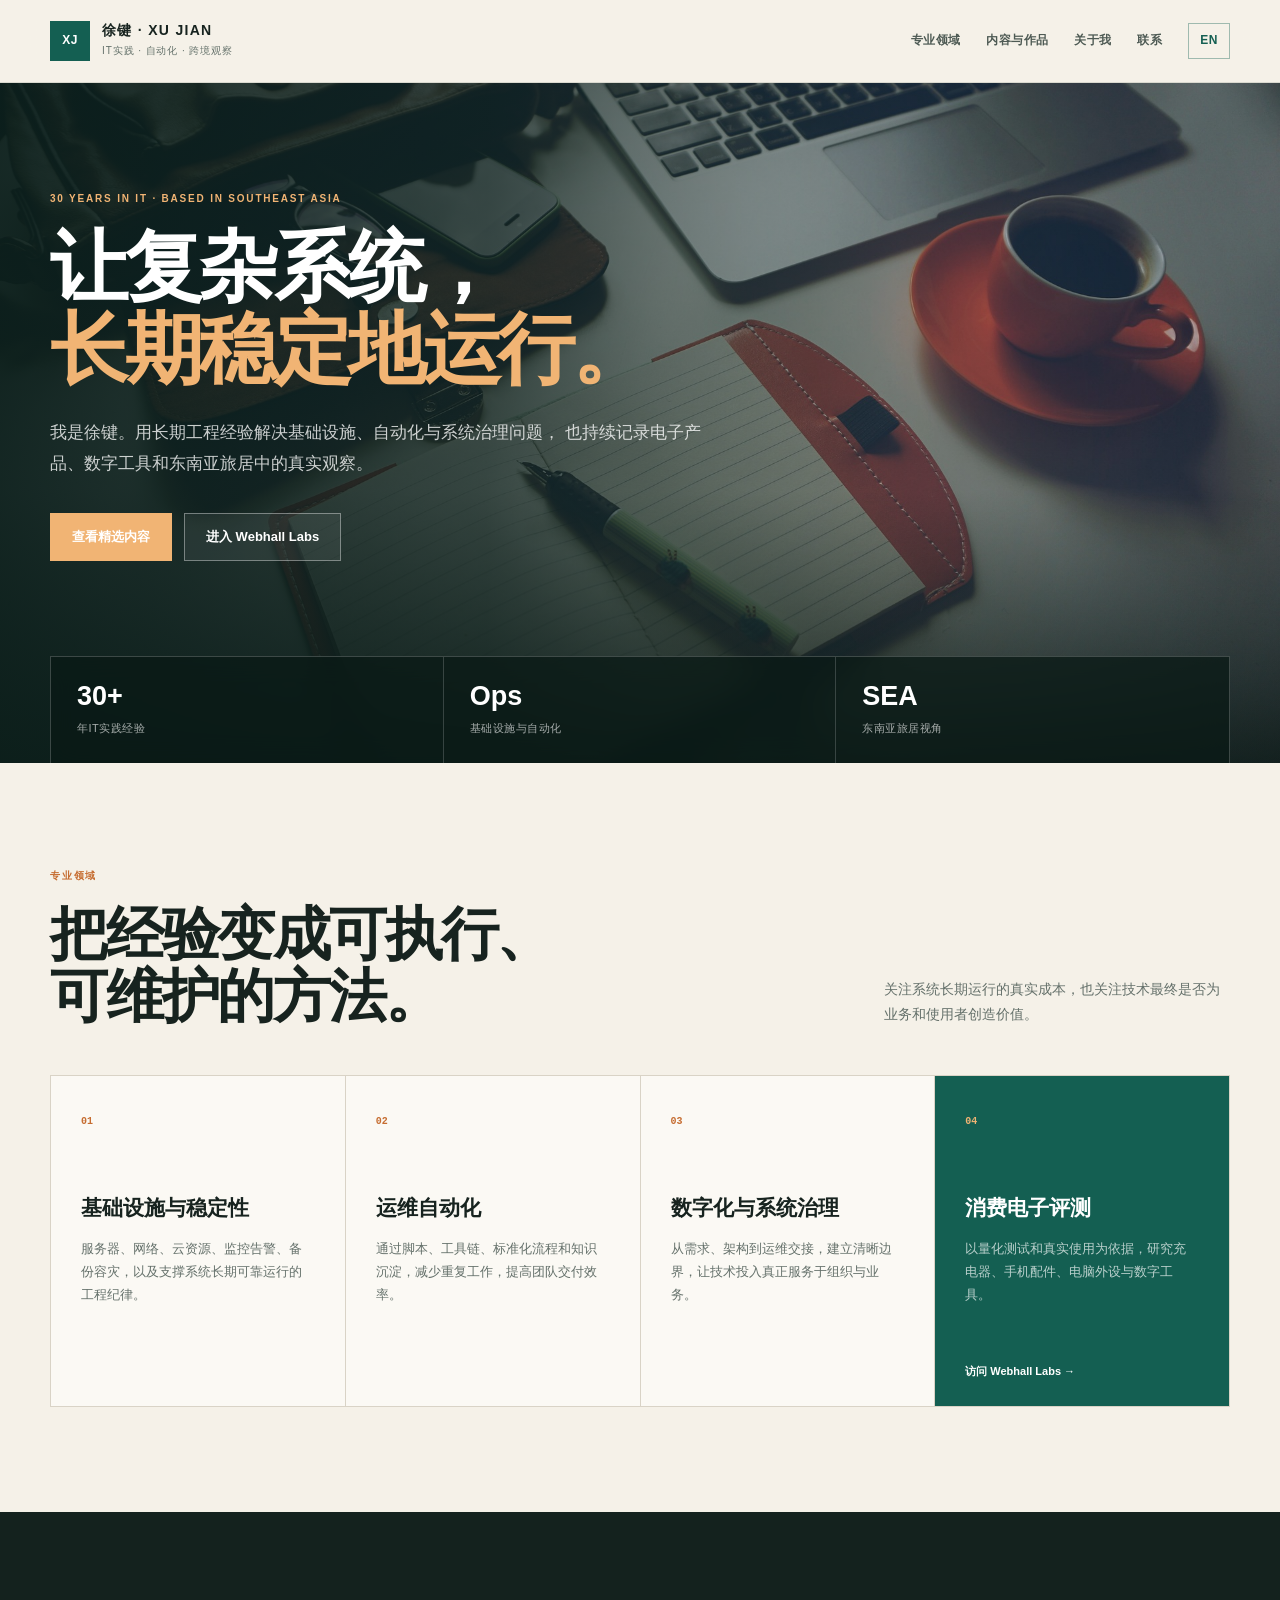
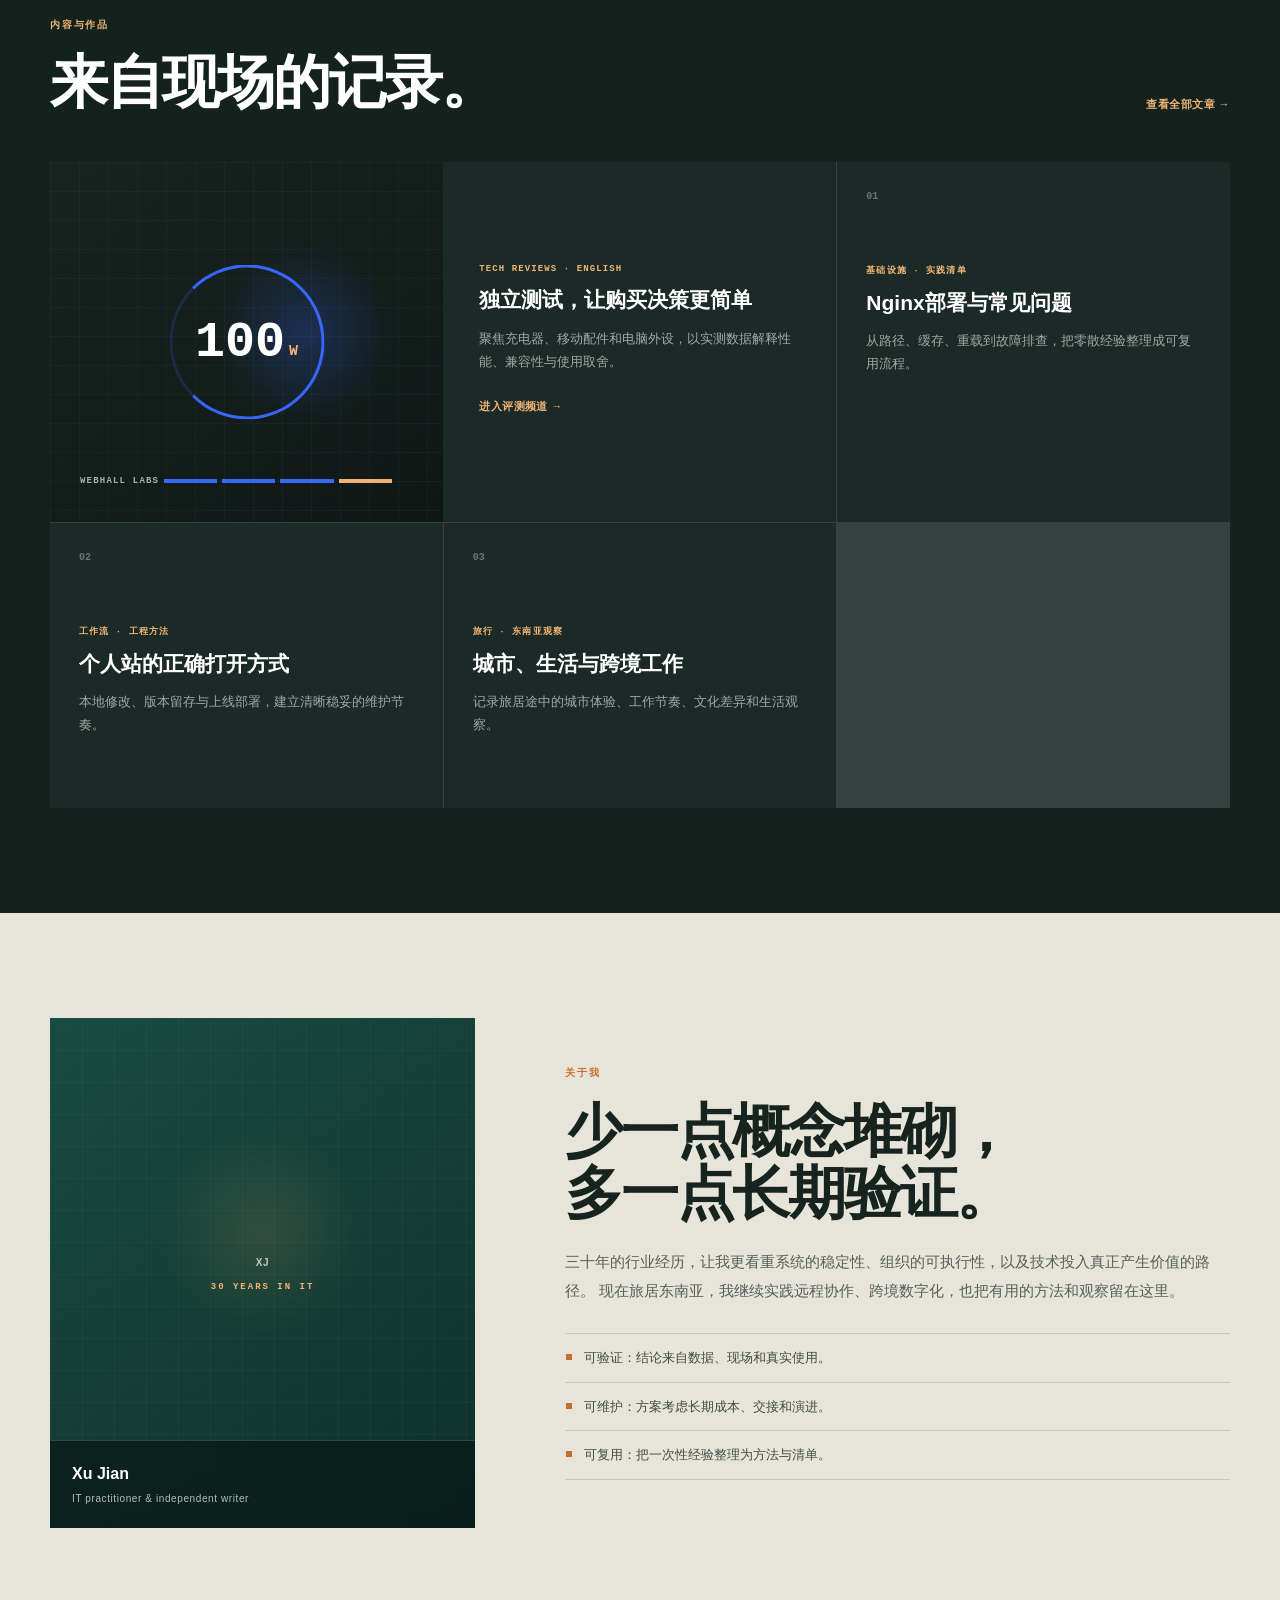
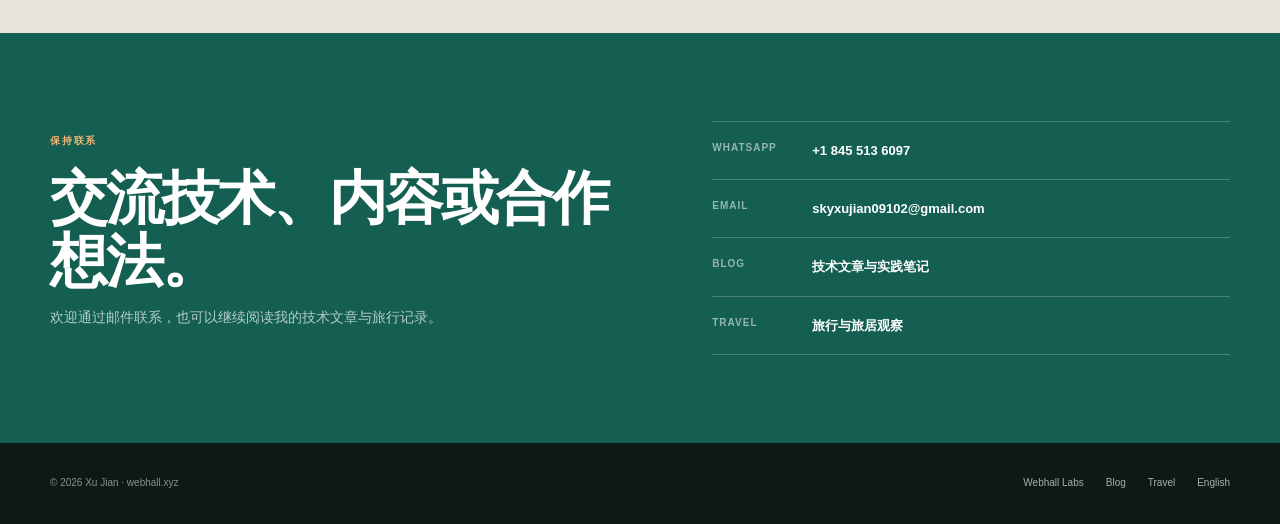
<file: index.html>
<!DOCTYPE html>
<html lang="zh-CN">
<head>
  <meta charset="UTF-8" />
  <meta name="viewport" content="width=device-width, initial-scale=1" />
  <title>徐键｜IT基础设施、自动化与跨境数字实践</title>
  <meta name="description" content="徐键的个人主页：30年IT实践经验，关注基础设施、运维自动化、系统治理、电子产品评测与东南亚旅居观察。" />
  <meta name="author" content="Xu Jian" />
  <meta name="theme-color" content="#153f38" />

  <link rel="canonical" href="https://webhall.xyz/" />
  <link rel="alternate" hreflang="zh-CN" href="https://webhall.xyz/" />
  <link rel="alternate" hreflang="en" href="https://webhall.xyz/en/" />
  <link rel="alternate" hreflang="x-default" href="https://webhall.xyz/" />

  <meta property="og:type" content="website" />
  <meta property="og:site_name" content="Xu Jian · Webhall" />
  <meta property="og:title" content="徐键｜让复杂系统长期稳定地运行" />
  <meta property="og:description" content="30年IT实践经验，记录基础设施、自动化、系统治理与跨境数字实践。" />
  <meta property="og:url" content="https://webhall.xyz/" />
  <meta property="og:image" content="https://webhall.xyz/assets/img/beijing.jpg" />
  <meta property="og:locale" content="zh_CN" />
  <meta property="og:locale:alternate" content="en_US" />
  <meta name="twitter:card" content="summary_large_image" />

  <script type="application/ld+json">
  {
    "@context": "https://schema.org",
    "@graph": [
      {
        "@type": "WebSite",
        "@id": "https://webhall.xyz/#website",
        "url": "https://webhall.xyz/",
        "name": "Xu Jian · Webhall",
        "alternateName": "徐键个人主页",
        "inLanguage": ["zh-CN", "en"]
      },
      {
        "@type": "Person",
        "@id": "https://webhall.xyz/#person",
        "name": "Xu Jian",
        "alternateName": "徐键",
        "url": "https://webhall.xyz/",
        "email": "mailto:skyxujian09102@gmail.com",
        "telephone": "+1-845-513-6097",
        "jobTitle": "IT Infrastructure and Automation Practitioner",
        "knowsAbout": ["IT infrastructure", "operations automation", "system reliability", "consumer electronics reviews", "cross-border digital practice"],
        "contactPoint": {
          "@type": "ContactPoint",
          "contactType": "business inquiries",
          "telephone": "+1-845-513-6097",
          "email": "skyxujian09102@gmail.com",
          "availableLanguage": ["Chinese", "English"]
        }
      }
    ]
  }
  </script>

  <link rel="stylesheet" href="/assets/css/style.css" />
  <link rel="stylesheet" href="/assets/css/home.css" />
</head>

<body class="home-page">
  <a class="home-skip" href="#main">跳转到正文</a>

  <header class="home-header">
    <div class="home-shell home-header-inner">
      <a class="home-brand" href="/" aria-label="徐键个人主页">
        <span class="home-brand-mark" aria-hidden="true">XJ</span>
        <span>
          <strong>徐键 · XU JIAN</strong>
          <small>IT实践 · 自动化 · 跨境观察</small>
        </span>
      </a>

      <nav class="home-nav" aria-label="主页导航">
        <a href="#expertise">专业领域</a>
        <a href="#work">内容与作品</a>
        <a href="#about">关于我</a>
        <a href="#contact">联系</a>
        <a class="language-switch" href="/en/" lang="en">EN</a>
      </nav>
    </div>
  </header>

  <main id="main">
    <section class="home-hero">
      <img class="home-hero-image" src="/assets/img/beijing.jpg" alt="笔记本电脑、记事本与旅行工作包组成的工作台" />
      <div class="home-hero-overlay"></div>
      <div class="home-shell home-hero-content">
        <p class="home-kicker">30 YEARS IN IT · BASED IN SOUTHEAST ASIA</p>
        <h1>让复杂系统，<br /><em>长期稳定地运行。</em></h1>
        <p class="home-hero-lede">
          我是徐键。用长期工程经验解决基础设施、自动化与系统治理问题，
          也持续记录电子产品、数字工具和东南亚旅居中的真实观察。
        </p>
        <div class="home-actions">
          <a class="home-button home-button-primary" href="#work">查看精选内容</a>
          <a class="home-button home-button-ghost" href="/tech/">进入 Webhall Labs</a>
        </div>
      </div>

      <div class="home-shell home-hero-facts" aria-label="经验概览">
        <div><strong>30+</strong><span>年IT实践经验</span></div>
        <div><strong>Ops</strong><span>基础设施与自动化</span></div>
        <div><strong>SEA</strong><span>东南亚旅居视角</span></div>
      </div>
    </section>

    <section class="home-section expertise-section" id="expertise">
      <div class="home-shell">
        <div class="home-section-heading">
          <div>
            <p class="home-eyebrow">专业领域</p>
            <h2>把经验变成可执行、<br />可维护的方法。</h2>
          </div>
          <p>关注系统长期运行的真实成本，也关注技术最终是否为业务和使用者创造价值。</p>
        </div>

        <div class="expertise-grid">
          <article class="expertise-card">
            <span>01</span>
            <h3>基础设施与稳定性</h3>
            <p>服务器、网络、云资源、监控告警、备份容灾，以及支撑系统长期可靠运行的工程纪律。</p>
          </article>
          <article class="expertise-card">
            <span>02</span>
            <h3>运维自动化</h3>
            <p>通过脚本、工具链、标准化流程和知识沉淀，减少重复工作，提高团队交付效率。</p>
          </article>
          <article class="expertise-card">
            <span>03</span>
            <h3>数字化与系统治理</h3>
            <p>从需求、架构到运维交接，建立清晰边界，让技术投入真正服务于组织与业务。</p>
          </article>
          <article class="expertise-card expertise-card-accent">
            <span>04</span>
            <h3>消费电子评测</h3>
            <p>以量化测试和真实使用为依据，研究充电器、手机配件、电脑外设与数字工具。</p>
            <a href="/tech/">访问 Webhall Labs →</a>
          </article>
        </div>
      </div>
    </section>

    <section class="home-section work-section" id="work">
      <div class="home-shell">
        <div class="home-section-heading work-heading">
          <div>
            <p class="home-eyebrow">内容与作品</p>
            <h2>来自现场的记录。</h2>
          </div>
          <a class="home-text-link" href="/blog/">查看全部文章 →</a>
        </div>

        <div class="work-grid">
          <article class="work-card work-card-featured">
            <div class="work-visual work-visual-lab" aria-hidden="true">
              <span>WEBHALL LABS</span>
              <strong>100<small>W</small></strong>
              <i></i><i></i><i></i><i></i>
            </div>
            <div class="work-copy">
              <p class="work-meta">TECH REVIEWS · ENGLISH</p>
              <h3><a href="/tech/">独立测试，让购买决策更简单</a></h3>
              <p>聚焦充电器、移动配件和电脑外设，以实测数据解释性能、兼容性与使用取舍。</p>
              <a class="home-text-link" href="/tech/">进入评测频道 →</a>
            </div>
          </article>

          <article class="work-card">
            <div class="work-index">01</div>
            <p class="work-meta">基础设施 · 实践清单</p>
            <h3><a href="/blog/posts/2025-02-nginx-notes.html">Nginx部署与常见问题</a></h3>
            <p>从路径、缓存、重载到故障排查，把零散经验整理成可复用流程。</p>
          </article>

          <article class="work-card">
            <div class="work-index">02</div>
            <p class="work-meta">工作流 · 工程方法</p>
            <h3><a href="/blog/posts/2025-01-first-post.html">个人站的正确打开方式</a></h3>
            <p>本地修改、版本留存与上线部署，建立清晰稳妥的维护节奏。</p>
          </article>

          <article class="work-card">
            <div class="work-index">03</div>
            <p class="work-meta">旅行 · 东南亚观察</p>
            <h3><a href="/travel/">城市、生活与跨境工作</a></h3>
            <p>记录旅居途中的城市体验、工作节奏、文化差异和生活观察。</p>
          </article>
        </div>
      </div>
    </section>

    <section class="home-section about-home-section" id="about">
      <div class="home-shell about-home-grid">
        <div class="about-portrait">
          <div class="portrait-monogram" aria-hidden="true"><span>XJ</span><small>30 YEARS IN IT</small></div>
          <div class="portrait-caption"><strong>Xu Jian</strong><span>IT practitioner &amp; independent writer</span></div>
        </div>

        <div class="about-home-copy">
          <p class="home-eyebrow">关于我</p>
          <h2>少一点概念堆砌，<br />多一点长期验证。</h2>
          <p>
            三十年的行业经历，让我更看重系统的稳定性、组织的可执行性，以及技术投入真正产生价值的路径。
            现在旅居东南亚，我继续实践远程协作、跨境数字化，也把有用的方法和观察留在这里。
          </p>
          <ul>
            <li>可验证：结论来自数据、现场和真实使用。</li>
            <li>可维护：方案考虑长期成本、交接和演进。</li>
            <li>可复用：把一次性经验整理为方法与清单。</li>
          </ul>
        </div>
      </div>
    </section>

    <section class="contact-home-section" id="contact">
      <div class="home-shell contact-home-inner">
        <div>
          <p class="home-eyebrow">保持联系</p>
          <h2>交流技术、内容或合作想法。</h2>
          <p>欢迎通过邮件联系，也可以继续阅读我的技术文章与旅行记录。</p>
        </div>
        <div class="contact-home-links">
          <a href="https://wa.me/18455136097" target="_blank" rel="noopener noreferrer"><span>WhatsApp</span><strong>+1 845 513 6097</strong></a>
          <a href="mailto:skyxujian09102@gmail.com"><span>Email</span><strong>skyxujian09102@gmail.com</strong></a>
          <a href="/blog/"><span>Blog</span><strong>技术文章与实践笔记</strong></a>
          <a href="/travel/"><span>Travel</span><strong>旅行与旅居观察</strong></a>
        </div>
      </div>
    </section>
  </main>

  <footer class="home-footer">
    <div class="home-shell home-footer-inner">
      <p>© 2026 Xu Jian · webhall.xyz</p>
      <nav aria-label="页脚导航">
        <a href="/tech/">Webhall Labs</a>
        <a href="/blog/">Blog</a>
        <a href="/travel/">Travel</a>
        <a href="/en/">English</a>
      </nav>
    </div>
  </footer>
</body>
</html>
</file>
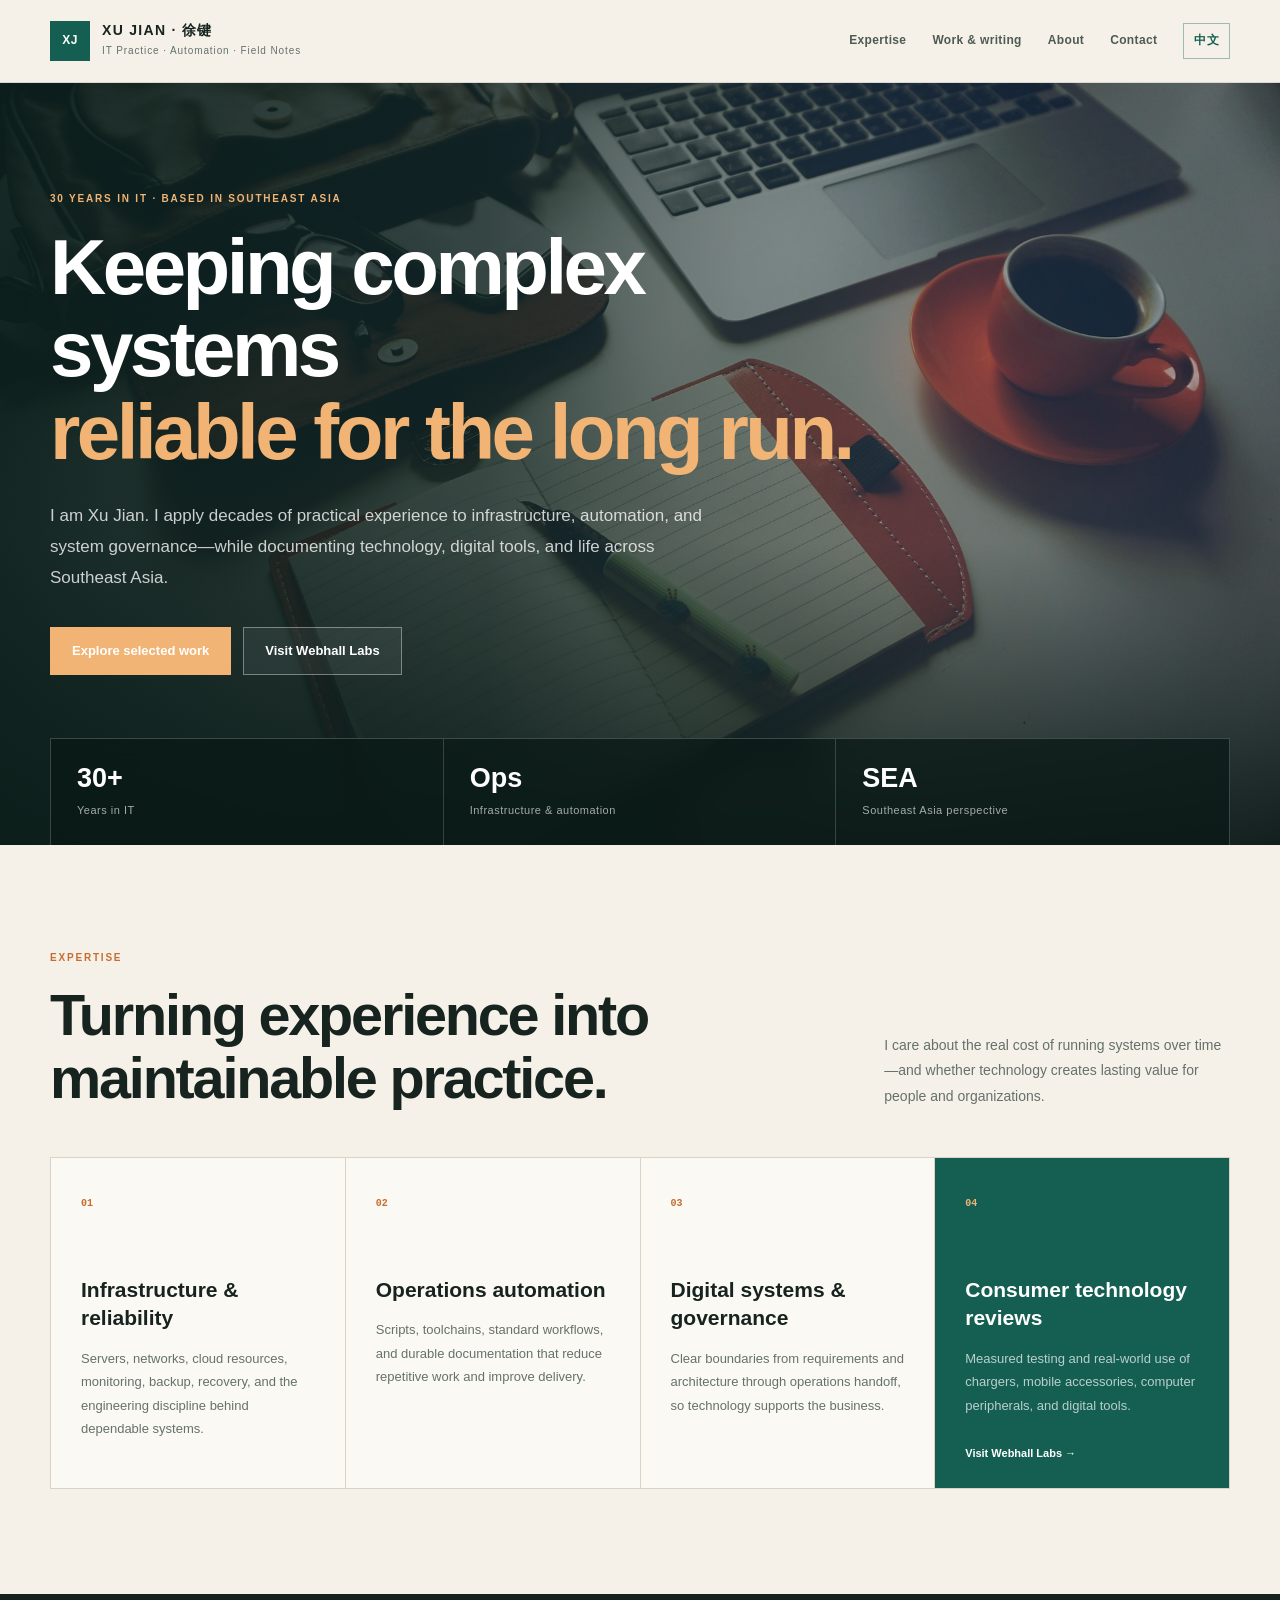
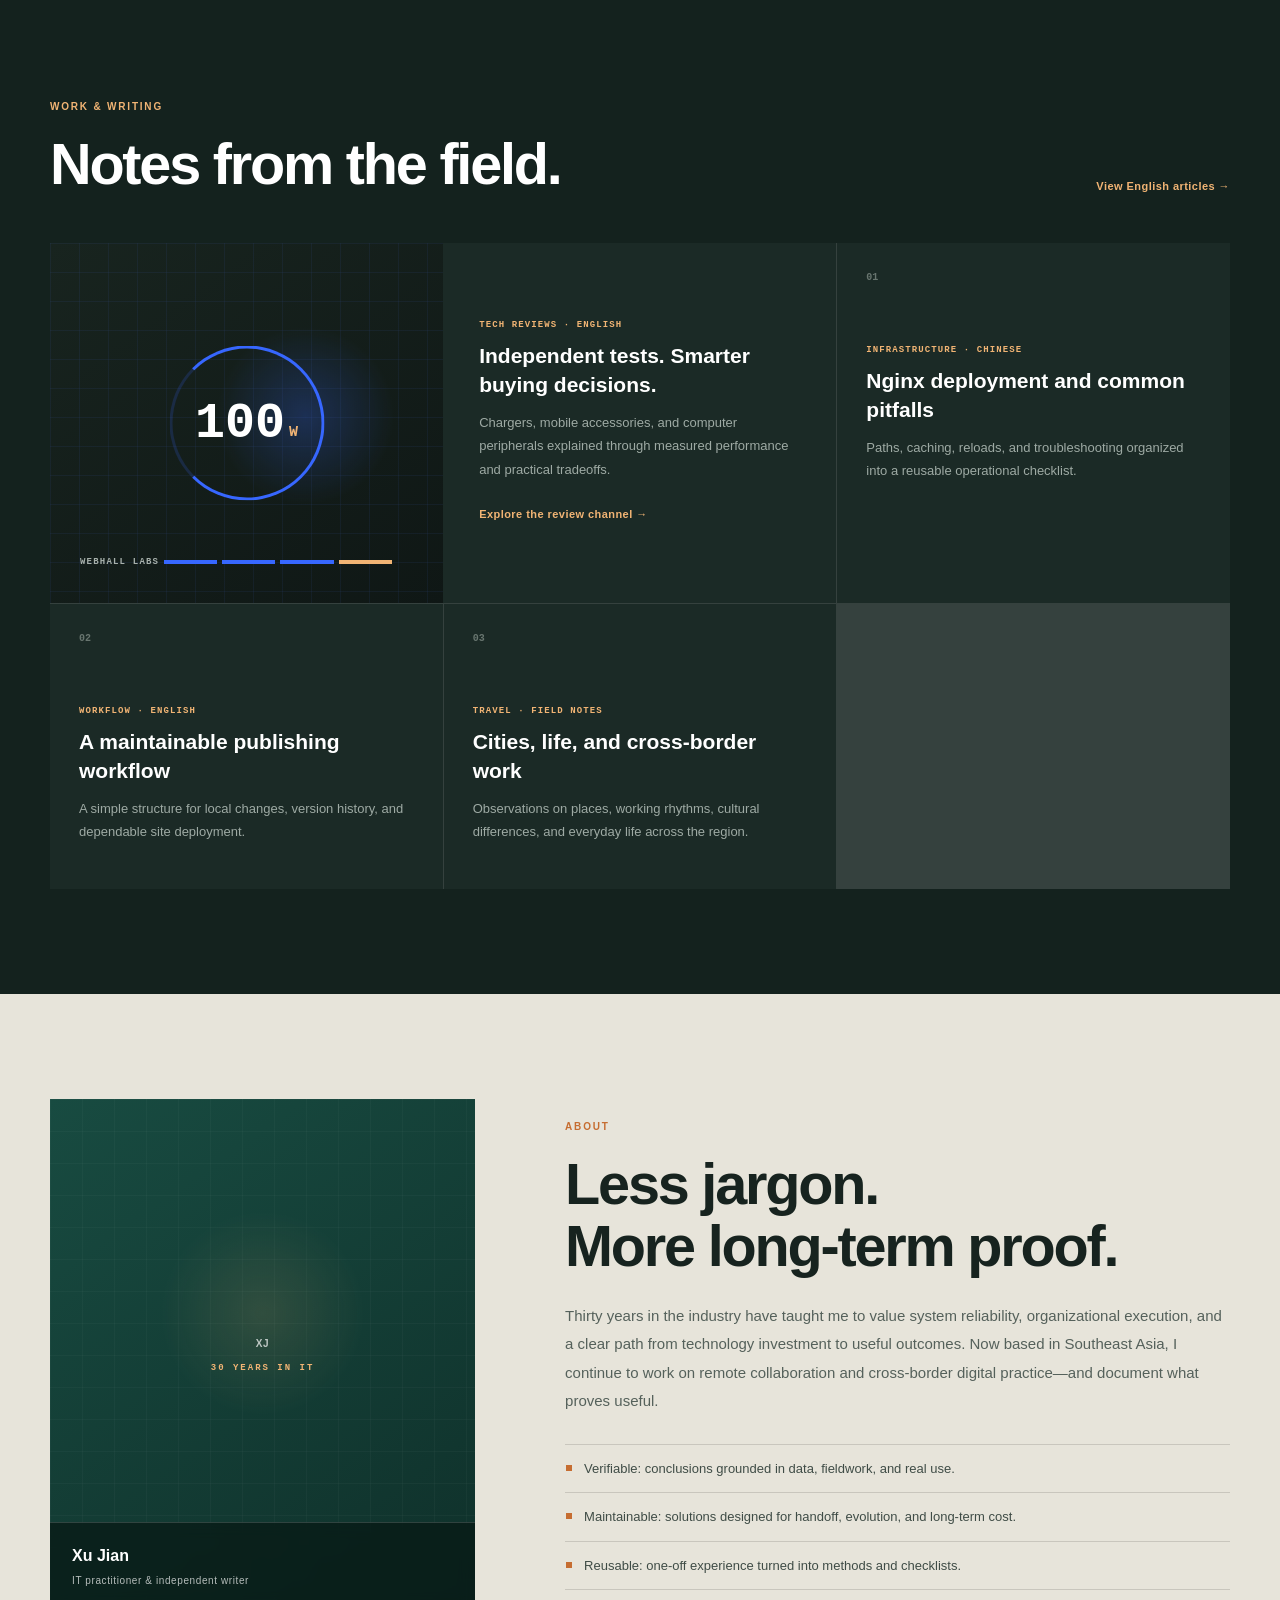
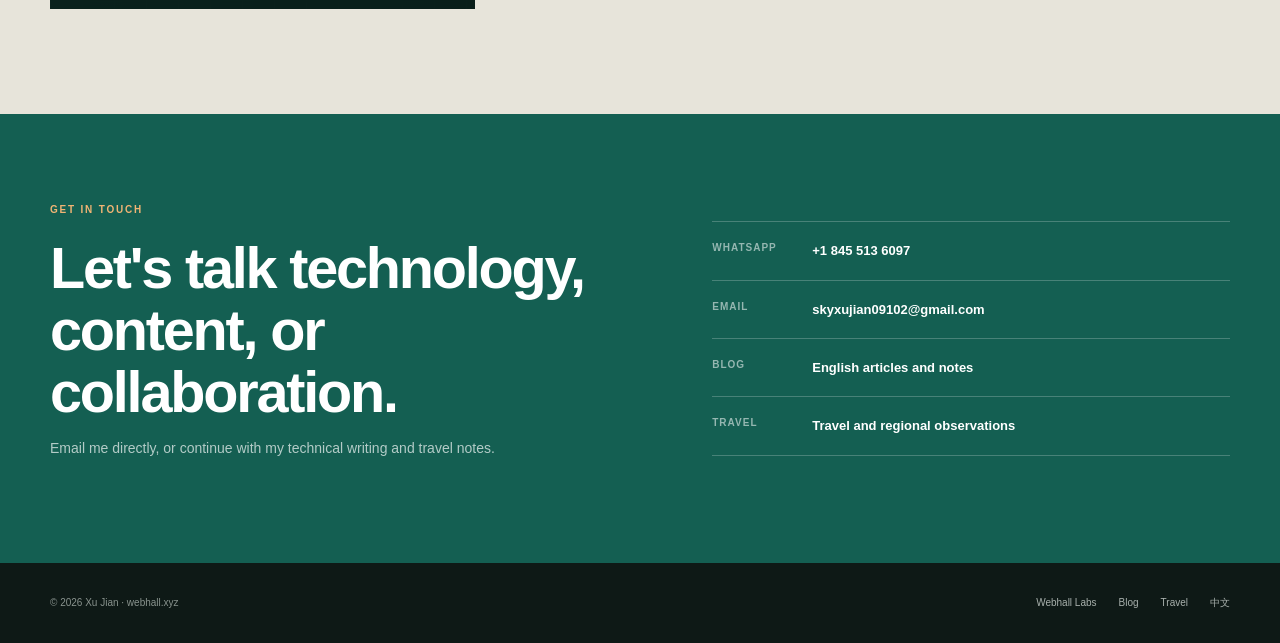
<file: en/index.html>
<!DOCTYPE html>
<html lang="en">
<head>
  <meta charset="UTF-8" />
  <meta name="viewport" content="width=device-width, initial-scale=1" />
  <title>Xu Jian | IT Infrastructure, Automation &amp; Digital Practice</title>
  <meta name="description" content="Xu Jian's personal site: 30 years in IT, with practical notes on infrastructure, automation, systems, technology reviews, and life in Southeast Asia." />
  <meta name="author" content="Xu Jian" />
  <meta name="theme-color" content="#153f38" />

  <link rel="canonical" href="https://webhall.xyz/en/" />
  <link rel="alternate" hreflang="zh-CN" href="https://webhall.xyz/" />
  <link rel="alternate" hreflang="en" href="https://webhall.xyz/en/" />
  <link rel="alternate" hreflang="x-default" href="https://webhall.xyz/" />

  <meta property="og:type" content="website" />
  <meta property="og:site_name" content="Xu Jian · Webhall" />
  <meta property="og:title" content="Xu Jian | Keeping complex systems reliable" />
  <meta property="og:description" content="Thirty years of practical experience in infrastructure, automation, systems, and digital work." />
  <meta property="og:url" content="https://webhall.xyz/en/" />
  <meta property="og:image" content="https://webhall.xyz/assets/img/beijing.jpg" />
  <meta property="og:locale" content="en_US" />
  <meta property="og:locale:alternate" content="zh_CN" />
  <meta name="twitter:card" content="summary_large_image" />

  <script type="application/ld+json">
  {
    "@context": "https://schema.org",
    "@type": "ProfilePage",
    "@id": "https://webhall.xyz/en/#profile",
    "url": "https://webhall.xyz/en/",
    "name": "Xu Jian | IT Infrastructure, Automation & Digital Practice",
    "inLanguage": "en",
    "mainEntity": {
      "@type": "Person",
      "@id": "https://webhall.xyz/#person",
      "name": "Xu Jian",
      "alternateName": "徐键",
      "url": "https://webhall.xyz/",
      "email": "mailto:skyxujian09102@gmail.com",
      "telephone": "+1-845-513-6097",
      "jobTitle": "IT Infrastructure and Automation Practitioner",
      "knowsAbout": ["IT infrastructure", "operations automation", "system reliability", "consumer electronics reviews", "cross-border digital practice"],
      "contactPoint": {
        "@type": "ContactPoint",
        "contactType": "business inquiries",
        "telephone": "+1-845-513-6097",
        "email": "skyxujian09102@gmail.com",
        "availableLanguage": ["English", "Chinese"]
      }
    }
  }
  </script>

  <link rel="stylesheet" href="/assets/css/style.css" />
  <link rel="stylesheet" href="/assets/css/home.css" />
</head>

<body class="home-page">
  <a class="home-skip" href="#main">Skip to content</a>

  <header class="home-header">
    <div class="home-shell home-header-inner">
      <a class="home-brand" href="/en/" aria-label="Xu Jian home">
        <span class="home-brand-mark" aria-hidden="true">XJ</span>
        <span>
          <strong>XU JIAN · 徐键</strong>
          <small>IT Practice · Automation · Field Notes</small>
        </span>
      </a>

      <nav class="home-nav" aria-label="Primary navigation">
        <a href="#expertise">Expertise</a>
        <a href="#work">Work &amp; writing</a>
        <a href="#about">About</a>
        <a href="#contact">Contact</a>
        <a class="language-switch" href="/" lang="zh-CN">中文</a>
      </nav>
    </div>
  </header>

  <main id="main">
    <section class="home-hero">
      <img class="home-hero-image" src="/assets/img/beijing.jpg" alt="A work desk with a laptop, notebook, phone, and travel bag" />
      <div class="home-hero-overlay"></div>
      <div class="home-shell home-hero-content">
        <p class="home-kicker">30 YEARS IN IT · BASED IN SOUTHEAST ASIA</p>
        <h1>Keeping complex systems<br /><em>reliable for the long run.</em></h1>
        <p class="home-hero-lede">
          I am Xu Jian. I apply decades of practical experience to infrastructure, automation,
          and system governance—while documenting technology, digital tools, and life across Southeast Asia.
        </p>
        <div class="home-actions">
          <a class="home-button home-button-primary" href="#work">Explore selected work</a>
          <a class="home-button home-button-ghost" href="/tech/">Visit Webhall Labs</a>
        </div>
      </div>

      <div class="home-shell home-hero-facts" aria-label="Experience overview">
        <div><strong>30+</strong><span>Years in IT</span></div>
        <div><strong>Ops</strong><span>Infrastructure &amp; automation</span></div>
        <div><strong>SEA</strong><span>Southeast Asia perspective</span></div>
      </div>
    </section>

    <section class="home-section expertise-section" id="expertise">
      <div class="home-shell">
        <div class="home-section-heading">
          <div>
            <p class="home-eyebrow">Expertise</p>
            <h2>Turning experience into<br />maintainable practice.</h2>
          </div>
          <p>I care about the real cost of running systems over time—and whether technology creates lasting value for people and organizations.</p>
        </div>

        <div class="expertise-grid">
          <article class="expertise-card">
            <span>01</span>
            <h3>Infrastructure &amp; reliability</h3>
            <p>Servers, networks, cloud resources, monitoring, backup, recovery, and the engineering discipline behind dependable systems.</p>
          </article>
          <article class="expertise-card">
            <span>02</span>
            <h3>Operations automation</h3>
            <p>Scripts, toolchains, standard workflows, and durable documentation that reduce repetitive work and improve delivery.</p>
          </article>
          <article class="expertise-card">
            <span>03</span>
            <h3>Digital systems &amp; governance</h3>
            <p>Clear boundaries from requirements and architecture through operations handoff, so technology supports the business.</p>
          </article>
          <article class="expertise-card expertise-card-accent">
            <span>04</span>
            <h3>Consumer technology reviews</h3>
            <p>Measured testing and real-world use of chargers, mobile accessories, computer peripherals, and digital tools.</p>
            <a href="/tech/">Visit Webhall Labs →</a>
          </article>
        </div>
      </div>
    </section>

    <section class="home-section work-section" id="work">
      <div class="home-shell">
        <div class="home-section-heading work-heading">
          <div>
            <p class="home-eyebrow">Work &amp; writing</p>
            <h2>Notes from the field.</h2>
          </div>
          <a class="home-text-link" href="/en/blog/">View English articles →</a>
        </div>

        <div class="work-grid">
          <article class="work-card work-card-featured">
            <div class="work-visual work-visual-lab" aria-hidden="true">
              <span>WEBHALL LABS</span>
              <strong>100<small>W</small></strong>
              <i></i><i></i><i></i><i></i>
            </div>
            <div class="work-copy">
              <p class="work-meta">TECH REVIEWS · ENGLISH</p>
              <h3><a href="/tech/">Independent tests. Smarter buying decisions.</a></h3>
              <p>Chargers, mobile accessories, and computer peripherals explained through measured performance and practical tradeoffs.</p>
              <a class="home-text-link" href="/tech/">Explore the review channel →</a>
            </div>
          </article>

          <article class="work-card">
            <div class="work-index">01</div>
            <p class="work-meta">INFRASTRUCTURE · CHINESE</p>
            <h3><a href="/blog/posts/2025-02-nginx-notes.html">Nginx deployment and common pitfalls</a></h3>
            <p>Paths, caching, reloads, and troubleshooting organized into a reusable operational checklist.</p>
          </article>

          <article class="work-card">
            <div class="work-index">02</div>
            <p class="work-meta">WORKFLOW · ENGLISH</p>
            <h3><a href="/en/blog/posts/2025-01-first-post.html">A maintainable publishing workflow</a></h3>
            <p>A simple structure for local changes, version history, and dependable site deployment.</p>
          </article>

          <article class="work-card">
            <div class="work-index">03</div>
            <p class="work-meta">TRAVEL · FIELD NOTES</p>
            <h3><a href="/travel/">Cities, life, and cross-border work</a></h3>
            <p>Observations on places, working rhythms, cultural differences, and everyday life across the region.</p>
          </article>
        </div>
      </div>
    </section>

    <section class="home-section about-home-section" id="about">
      <div class="home-shell about-home-grid">
        <div class="about-portrait">
          <div class="portrait-monogram" aria-hidden="true"><span>XJ</span><small>30 YEARS IN IT</small></div>
          <div class="portrait-caption"><strong>Xu Jian</strong><span>IT practitioner &amp; independent writer</span></div>
        </div>

        <div class="about-home-copy">
          <p class="home-eyebrow">About</p>
          <h2>Less jargon.<br />More long-term proof.</h2>
          <p>
            Thirty years in the industry have taught me to value system reliability, organizational execution,
            and a clear path from technology investment to useful outcomes. Now based in Southeast Asia, I continue
            to work on remote collaboration and cross-border digital practice—and document what proves useful.
          </p>
          <ul>
            <li>Verifiable: conclusions grounded in data, fieldwork, and real use.</li>
            <li>Maintainable: solutions designed for handoff, evolution, and long-term cost.</li>
            <li>Reusable: one-off experience turned into methods and checklists.</li>
          </ul>
        </div>
      </div>
    </section>

    <section class="contact-home-section" id="contact">
      <div class="home-shell contact-home-inner">
        <div>
          <p class="home-eyebrow">Get in touch</p>
          <h2>Let's talk technology, content, or collaboration.</h2>
          <p>Email me directly, or continue with my technical writing and travel notes.</p>
        </div>
        <div class="contact-home-links">
          <a href="https://wa.me/18455136097" target="_blank" rel="noopener noreferrer"><span>WhatsApp</span><strong>+1 845 513 6097</strong></a>
          <a href="mailto:skyxujian09102@gmail.com"><span>Email</span><strong>skyxujian09102@gmail.com</strong></a>
          <a href="/en/blog/"><span>Blog</span><strong>English articles and notes</strong></a>
          <a href="/travel/"><span>Travel</span><strong>Travel and regional observations</strong></a>
        </div>
      </div>
    </section>
  </main>

  <footer class="home-footer">
    <div class="home-shell home-footer-inner">
      <p>© 2026 Xu Jian · webhall.xyz</p>
      <nav aria-label="Footer navigation">
        <a href="/tech/">Webhall Labs</a>
        <a href="/en/blog/">Blog</a>
        <a href="/travel/">Travel</a>
        <a href="/">中文</a>
      </nav>
    </div>
  </footer>
</body>
</html>
</file>
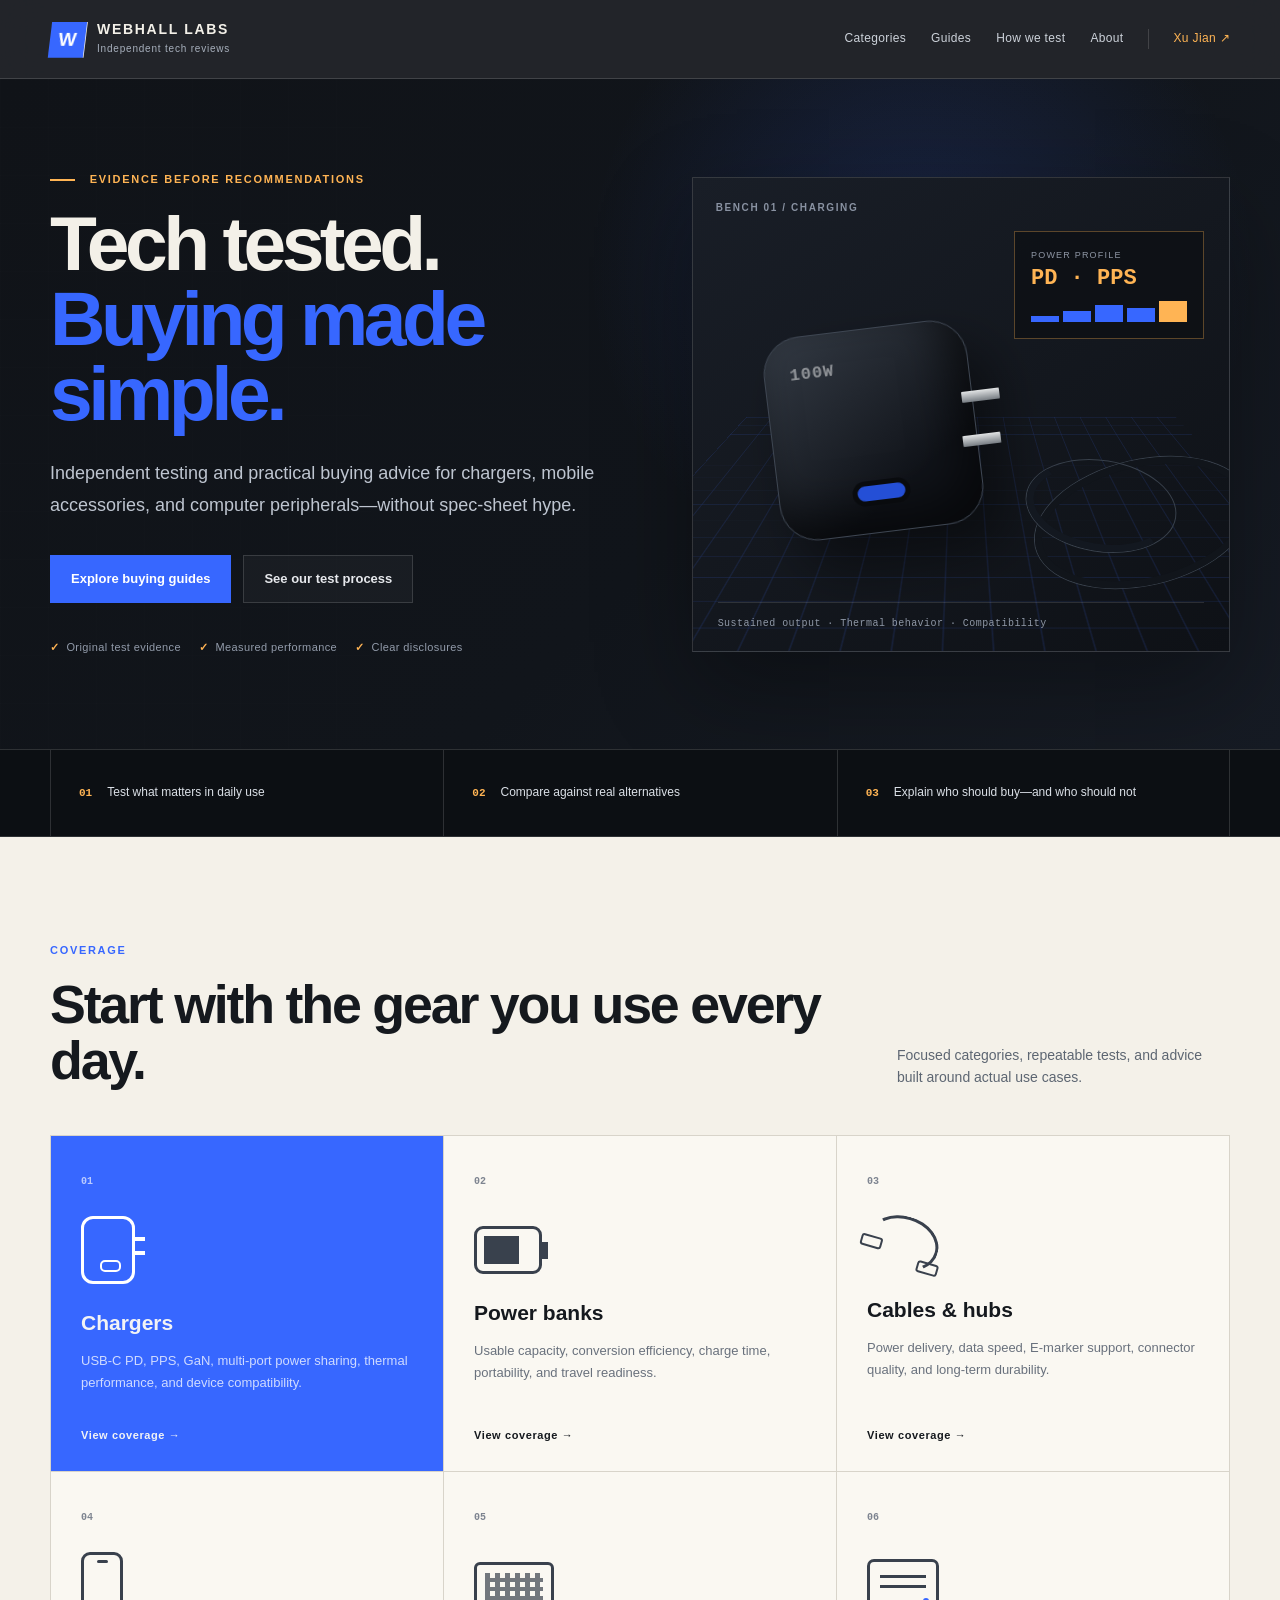
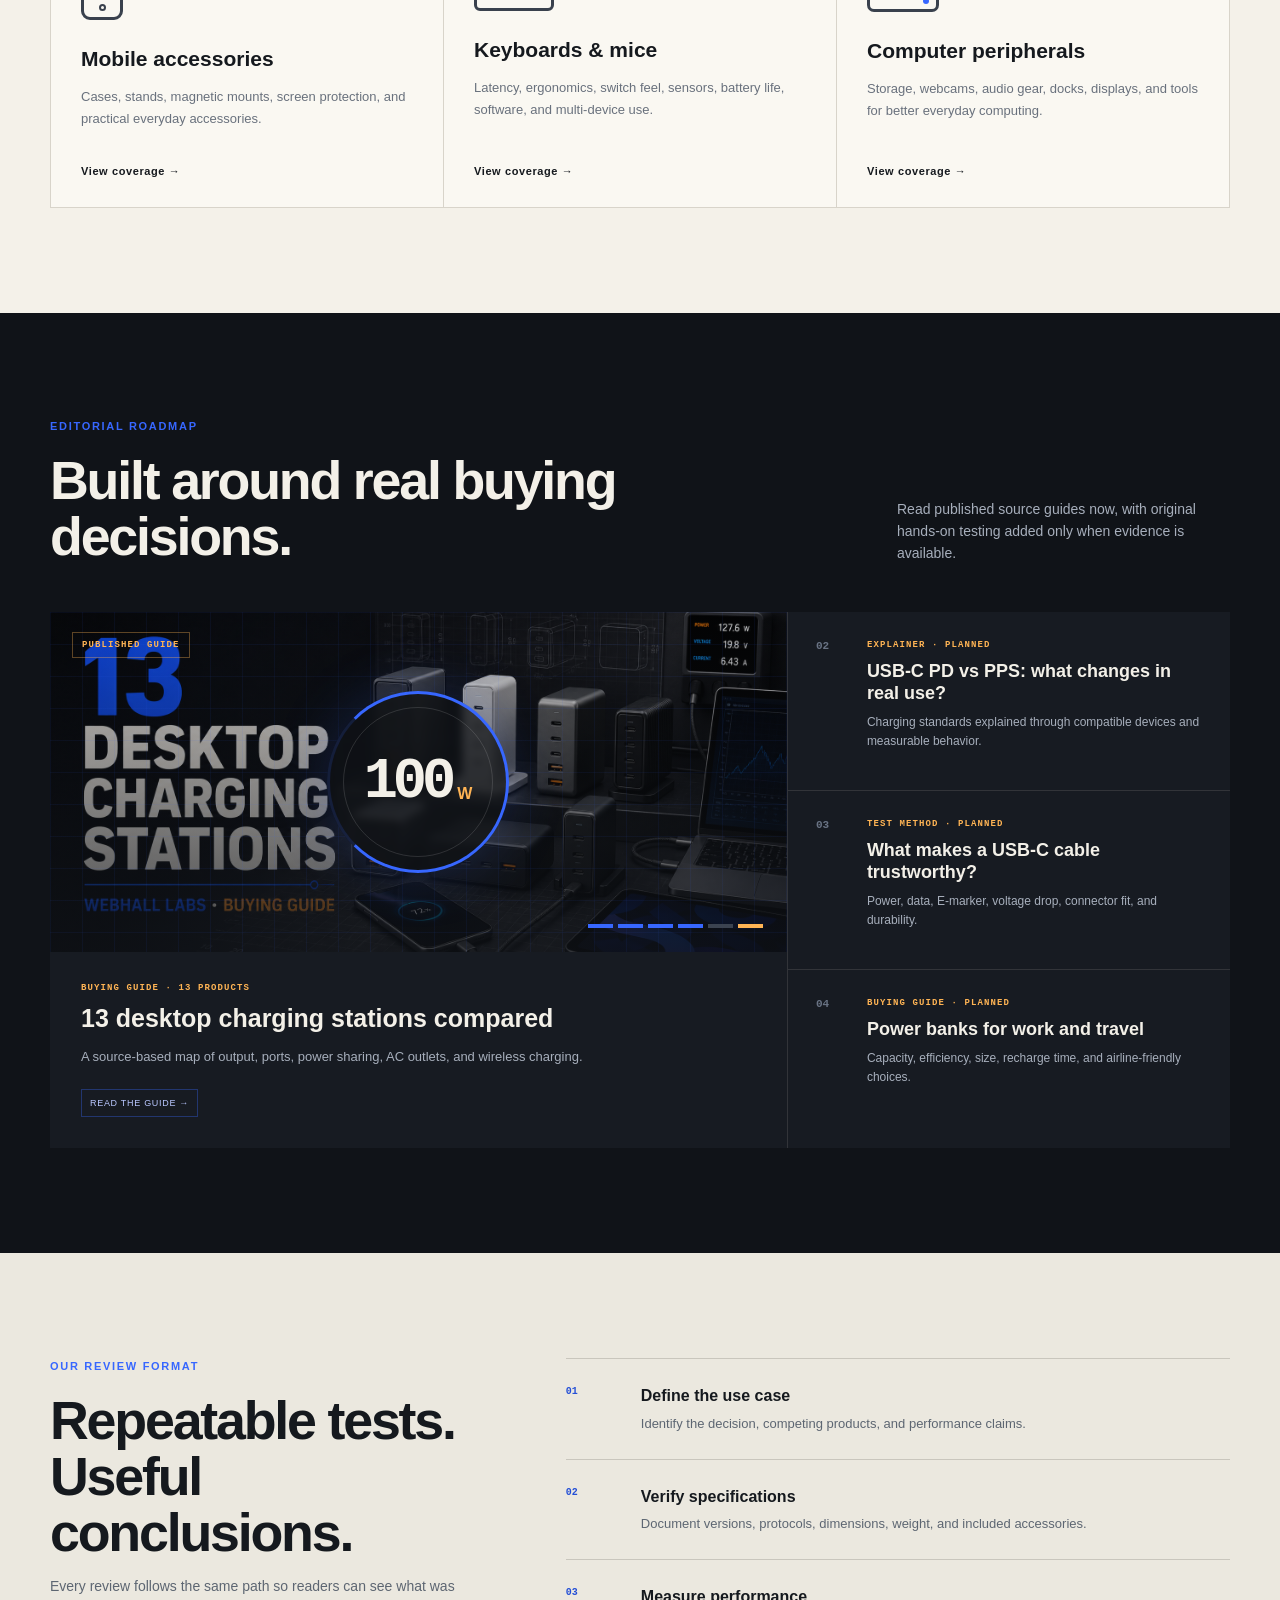
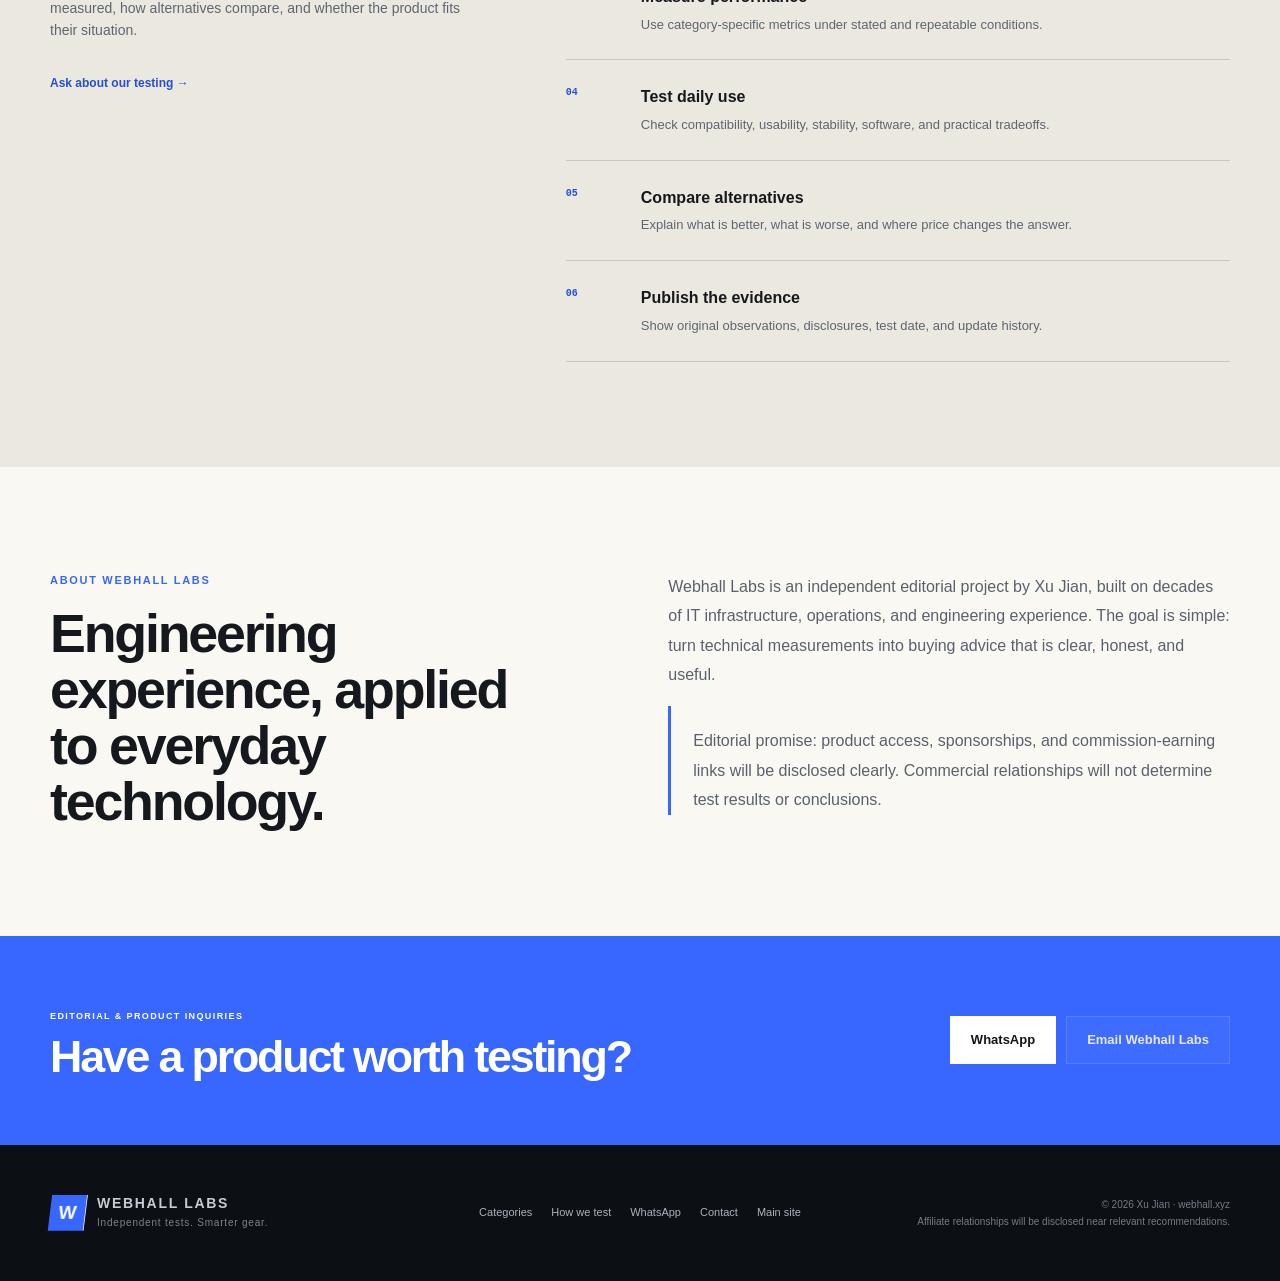
<file: tech/index.html>
<!DOCTYPE html>
<html lang="en">
<head>
  <meta charset="UTF-8" />
  <meta name="viewport" content="width=device-width, initial-scale=1" />
  <title>Webhall Labs | Independent Tech Reviews &amp; Buying Guides</title>
  <meta name="description" content="Independent testing and practical buying advice for chargers, mobile accessories, power banks, cables, keyboards, mice, and computer peripherals." />
  <meta name="author" content="Xu Jian" />
  <meta name="theme-color" content="#101318" />
  <link rel="canonical" href="https://webhall.xyz/tech/" />

  <meta property="og:type" content="website" />
  <meta property="og:site_name" content="Webhall Labs" />
  <meta property="og:title" content="Webhall Labs | Independent tests. Smarter gear." />
  <meta property="og:description" content="Measured performance, practical comparisons, and clear buying advice for everyday tech." />
  <meta property="og:url" content="https://webhall.xyz/tech/" />
  <meta property="og:image" content="https://webhall.xyz/assets/img/tech/webhall-labs-og.png" />
  <meta property="og:image:width" content="1734" />
  <meta property="og:image:height" content="907" />
  <meta property="og:image:alt" content="Webhall Labs independent consumer electronics testing bench" />
  <meta name="twitter:card" content="summary_large_image" />
  <meta name="twitter:title" content="Webhall Labs | Independent tests. Smarter gear." />
  <meta name="twitter:description" content="Measured performance and practical buying advice for everyday tech." />
  <meta name="twitter:image" content="https://webhall.xyz/assets/img/tech/webhall-labs-og.png" />

  <script type="application/ld+json">
  {
    "@context": "https://schema.org",
    "@type": "CollectionPage",
    "@id": "https://webhall.xyz/tech/#page",
    "url": "https://webhall.xyz/tech/",
    "name": "Webhall Labs",
    "description": "Independent technology reviews and practical buying guides for chargers, mobile accessories, and computer peripherals.",
    "inLanguage": "en",
    "isPartOf": {"@id": "https://webhall.xyz/#website"},
    "author": {"@id": "https://webhall.xyz/#person"},
    "mainEntity": {
      "@type": "ItemList",
      "itemListElement": [
        {
          "@type": "ListItem",
          "position": 1,
          "url": "https://webhall.xyz/tech/guides/desktop-charging-stations.html",
          "name": "13 Desktop Charging Stations Compared"
        }
      ]
    }
  }
  </script>

  <link rel="stylesheet" href="/assets/css/tech.css" />
</head>
<body>
  <a class="skip-link" href="#main">Skip to content</a>

  <header class="lab-header">
    <div class="lab-shell header-inner">
      <a class="lab-brand" href="/tech/" aria-label="Webhall Labs home">
        <span class="brand-mark" aria-hidden="true">W</span>
        <span>
          <strong>WEBHALL LABS</strong>
          <small>Independent tech reviews</small>
        </span>
      </a>

      <nav class="lab-nav" aria-label="Primary navigation">
        <a href="#categories">Categories</a>
        <a href="#guides">Guides</a>
        <a href="#method">How we test</a>
        <a href="#about">About</a>
        <a class="nav-home" href="/">Xu Jian ↗</a>
      </nav>
    </div>
  </header>

  <main id="main">
    <section class="lab-hero">
      <div class="lab-shell hero-grid">
        <div class="hero-copy">
          <p class="kicker"><span></span> Evidence before recommendations</p>
          <h1>Tech tested.<br /><em>Buying made simple.</em></h1>
          <p class="hero-lede">
            Independent testing and practical buying advice for chargers, mobile accessories,
            and computer peripherals—without spec-sheet hype.
          </p>
          <div class="hero-actions">
            <a class="button button-primary" href="#guides">Explore buying guides</a>
            <a class="button button-secondary" href="#method">See our test process</a>
          </div>
          <ul class="trust-list" aria-label="Editorial promises">
            <li>Original test evidence</li>
            <li>Measured performance</li>
            <li>Clear disclosures</li>
          </ul>
        </div>

        <div class="test-bench" aria-label="Stylized electronics testing bench">
          <div class="bench-grid" aria-hidden="true"></div>
          <div class="bench-label">BENCH 01 / CHARGING</div>
          <div class="readout">
            <span>POWER PROFILE</span>
            <strong>PD · PPS</strong>
            <div class="signal-bars" aria-hidden="true"><i></i><i></i><i></i><i></i><i></i></div>
          </div>
          <div class="charger-model" aria-hidden="true">
            <span class="port"></span>
            <span class="plug plug-one"></span>
            <span class="plug plug-two"></span>
          </div>
          <div class="cable-line cable-one" aria-hidden="true"></div>
          <div class="cable-line cable-two" aria-hidden="true"></div>
          <div class="bench-note">Sustained output · Thermal behavior · Compatibility</div>
        </div>
      </div>
    </section>

    <section class="proof-bar" aria-label="Webhall Labs principles">
      <div class="lab-shell proof-grid">
        <div><strong>01</strong><span>Test what matters in daily use</span></div>
        <div><strong>02</strong><span>Compare against real alternatives</span></div>
        <div><strong>03</strong><span>Explain who should buy—and who should not</span></div>
      </div>
    </section>

    <section class="lab-section" id="categories">
      <div class="lab-shell">
        <div class="section-heading">
          <div>
            <p class="section-kicker">Coverage</p>
            <h2>Start with the gear you use every day.</h2>
          </div>
          <p>Focused categories, repeatable tests, and advice built around actual use cases.</p>
        </div>

        <div class="category-grid">
          <a class="category-card category-featured" href="#guides">
            <span class="category-index">01</span>
            <div class="category-icon charger-icon" aria-hidden="true"><i></i></div>
            <h3>Chargers</h3>
            <p>USB-C PD, PPS, GaN, multi-port power sharing, thermal performance, and device compatibility.</p>
            <span class="card-link">View coverage →</span>
          </a>
          <a class="category-card" href="#guides">
            <span class="category-index">02</span>
            <div class="category-icon battery-icon" aria-hidden="true"><i></i></div>
            <h3>Power banks</h3>
            <p>Usable capacity, conversion efficiency, charge time, portability, and travel readiness.</p>
            <span class="card-link">View coverage →</span>
          </a>
          <a class="category-card" href="#guides">
            <span class="category-index">03</span>
            <div class="category-icon cable-icon" aria-hidden="true"><i></i></div>
            <h3>Cables & hubs</h3>
            <p>Power delivery, data speed, E-marker support, connector quality, and long-term durability.</p>
            <span class="card-link">View coverage →</span>
          </a>
          <a class="category-card" href="#guides">
            <span class="category-index">04</span>
            <div class="category-icon phone-icon" aria-hidden="true"><i></i></div>
            <h3>Mobile accessories</h3>
            <p>Cases, stands, magnetic mounts, screen protection, and practical everyday accessories.</p>
            <span class="card-link">View coverage →</span>
          </a>
          <a class="category-card" href="#guides">
            <span class="category-index">05</span>
            <div class="category-icon keyboard-icon" aria-hidden="true"><i></i><i></i><i></i></div>
            <h3>Keyboards & mice</h3>
            <p>Latency, ergonomics, switch feel, sensors, battery life, software, and multi-device use.</p>
            <span class="card-link">View coverage →</span>
          </a>
          <a class="category-card" href="#guides">
            <span class="category-index">06</span>
            <div class="category-icon storage-icon" aria-hidden="true"><i></i></div>
            <h3>Computer peripherals</h3>
            <p>Storage, webcams, audio gear, docks, displays, and tools for better everyday computing.</p>
            <span class="card-link">View coverage →</span>
          </a>
        </div>
      </div>
    </section>

    <section class="lab-section guide-section" id="guides">
      <div class="lab-shell">
        <div class="section-heading light-heading">
          <div>
            <p class="section-kicker">Editorial roadmap</p>
            <h2>Built around real buying decisions.</h2>
          </div>
          <p>Read published source guides now, with original hands-on testing added only when evidence is available.</p>
        </div>

        <div class="guide-layout">
          <a class="lead-guide" href="/tech/guides/desktop-charging-stations.html">
            <div class="lead-visual lead-visual-published" aria-hidden="true">
              <span class="visual-tag">PUBLISHED GUIDE</span>
              <div class="power-ring"><strong>100</strong><span>W</span></div>
              <div class="power-scale"><i></i><i></i><i></i><i></i><i></i><i></i></div>
            </div>
            <div class="lead-content">
              <p class="article-meta">BUYING GUIDE · 13 PRODUCTS</p>
              <h3>13 desktop charging stations compared</h3>
              <p>A source-based map of output, ports, power sharing, AC outlets, and wireless charging.</p>
              <span class="article-status">Read the guide →</span>
            </div>
          </a>

          <div class="guide-list">
            <article>
              <div class="guide-number">02</div>
              <div>
                <p class="article-meta">EXPLAINER · PLANNED</p>
                <h3>USB-C PD vs PPS: what changes in real use?</h3>
                <p>Charging standards explained through compatible devices and measurable behavior.</p>
              </div>
            </article>
            <article>
              <div class="guide-number">03</div>
              <div>
                <p class="article-meta">TEST METHOD · PLANNED</p>
                <h3>What makes a USB-C cable trustworthy?</h3>
                <p>Power, data, E-marker, voltage drop, connector fit, and durability.</p>
              </div>
            </article>
            <article>
              <div class="guide-number">04</div>
              <div>
                <p class="article-meta">BUYING GUIDE · PLANNED</p>
                <h3>Power banks for work and travel</h3>
                <p>Capacity, efficiency, size, recharge time, and airline-friendly choices.</p>
              </div>
            </article>
          </div>
        </div>
      </div>
    </section>

    <section class="lab-section method-section" id="method">
      <div class="lab-shell method-grid">
        <div class="method-intro">
          <p class="section-kicker">Our review format</p>
          <h2>Repeatable tests.<br />Useful conclusions.</h2>
          <p>
            Every review follows the same path so readers can see what was measured,
            how alternatives compare, and whether the product fits their situation.
          </p>
          <a class="text-link" href="mailto:skyxujian09102@gmail.com?subject=Webhall%20Labs%20testing%20question">Ask about our testing →</a>
        </div>

        <ol class="method-steps">
          <li><span>01</span><div><strong>Define the use case</strong><p>Identify the decision, competing products, and performance claims.</p></div></li>
          <li><span>02</span><div><strong>Verify specifications</strong><p>Document versions, protocols, dimensions, weight, and included accessories.</p></div></li>
          <li><span>03</span><div><strong>Measure performance</strong><p>Use category-specific metrics under stated and repeatable conditions.</p></div></li>
          <li><span>04</span><div><strong>Test daily use</strong><p>Check compatibility, usability, stability, software, and practical tradeoffs.</p></div></li>
          <li><span>05</span><div><strong>Compare alternatives</strong><p>Explain what is better, what is worse, and where price changes the answer.</p></div></li>
          <li><span>06</span><div><strong>Publish the evidence</strong><p>Show original observations, disclosures, test date, and update history.</p></div></li>
        </ol>
      </div>
    </section>

    <section class="lab-section about-section" id="about">
      <div class="lab-shell about-grid">
        <div>
          <p class="section-kicker">About Webhall Labs</p>
          <h2>Engineering experience, applied to everyday technology.</h2>
        </div>
        <div>
          <p>
            Webhall Labs is an independent editorial project by Xu Jian, built on decades of IT infrastructure,
            operations, and engineering experience. The goal is simple: turn technical measurements into buying
            advice that is clear, honest, and useful.
          </p>
          <p class="disclosure">
            Editorial promise: product access, sponsorships, and commission-earning links will be disclosed clearly.
            Commercial relationships will not determine test results or conclusions.
          </p>
        </div>
      </div>
    </section>

    <section class="contact-band">
      <div class="lab-shell contact-inner">
        <div>
          <span>EDITORIAL &amp; PRODUCT INQUIRIES</span>
          <h2>Have a product worth testing?</h2>
        </div>
        <div class="contact-actions">
          <a class="button button-light" href="https://wa.me/18455136097" target="_blank" rel="noopener noreferrer">WhatsApp</a>
          <a class="button button-secondary" href="mailto:skyxujian09102@gmail.com?subject=Webhall%20Labs%20inquiry">Email Webhall Labs</a>
        </div>
      </div>
    </section>
  </main>

  <footer class="lab-footer">
    <div class="lab-shell footer-grid">
      <div>
        <a class="lab-brand footer-brand" href="/tech/">
          <span class="brand-mark" aria-hidden="true">W</span>
          <span><strong>WEBHALL LABS</strong><small>Independent tests. Smarter gear.</small></span>
        </a>
      </div>
      <nav aria-label="Footer navigation">
        <a href="#categories">Categories</a>
        <a href="#method">How we test</a>
        <a href="https://wa.me/18455136097" target="_blank" rel="noopener noreferrer">WhatsApp</a>
        <a href="mailto:skyxujian09102@gmail.com">Contact</a>
        <a href="/">Main site</a>
      </nav>
      <p>© 2026 Xu Jian · webhall.xyz<br />Affiliate relationships will be disclosed near relevant recommendations.</p>
    </div>
  </footer>
</body>
</html>
</file>
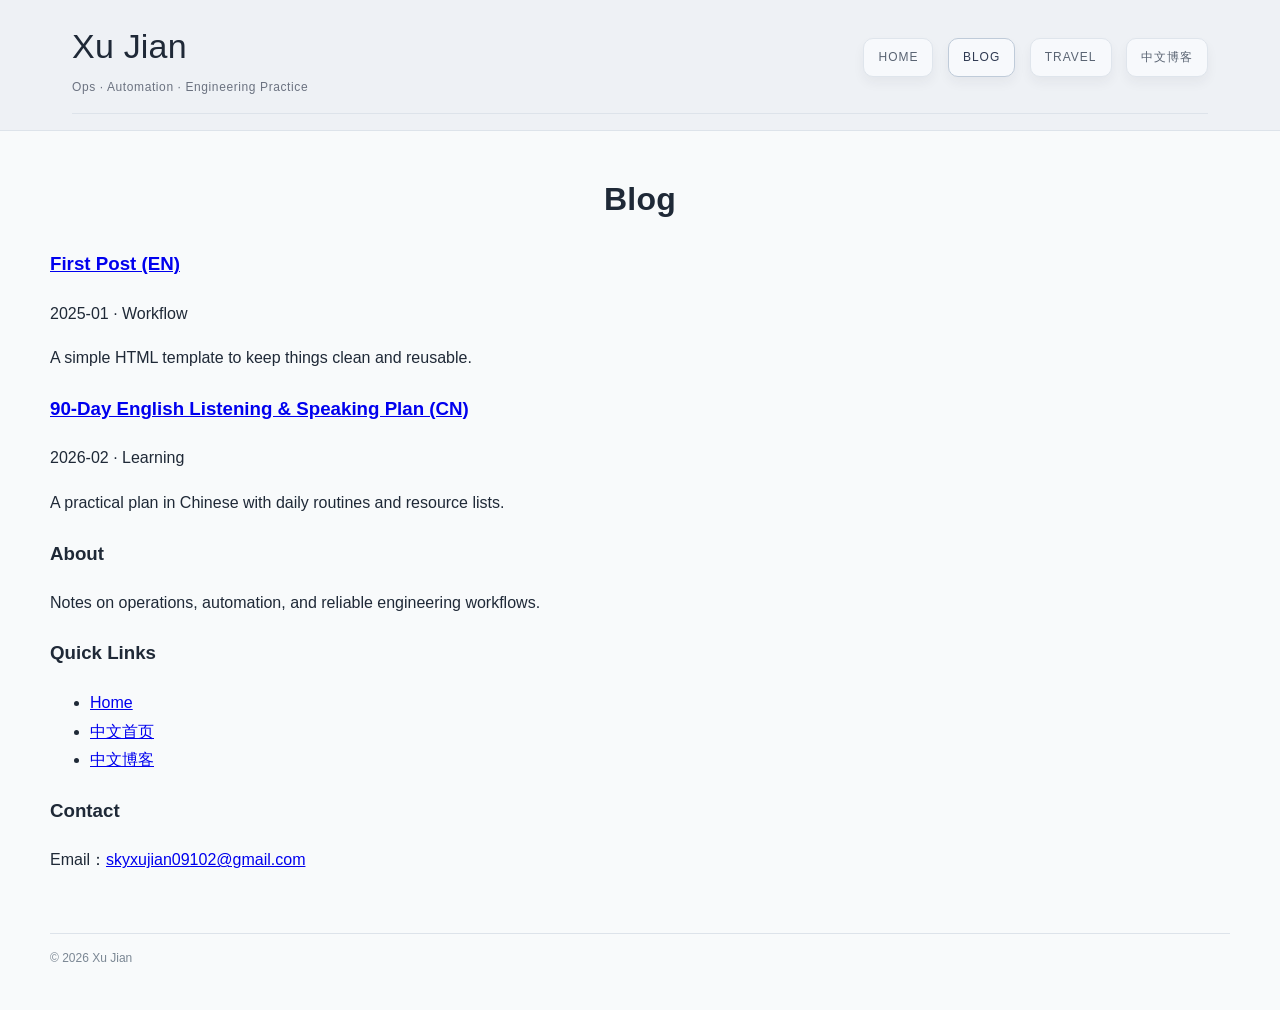
<file: en/blog/index.html>
<!DOCTYPE html>
<html lang="en">
<head>
	<meta charset="UTF-8" />
	<meta name="viewport" content="width=device-width, initial-scale=1" />
	<title>Blog | Xu Jian</title>
	<link rel="stylesheet" href="/assets/css/style.css" />
</head>
<body>
	<header class="site-header">
		<div class="container">
			<div class="masthead">
				<div class="brand">
					<a href="/en/" class="brand-title">Xu Jian</a>
					<div class="brand-sub">Ops · Automation · Engineering Practice</div>
				</div>

				<nav class="nav">
					<a href="/en/">Home</a>
					<a href="/en/blog/" class="is-active">Blog</a>
					<a href="/travel/">Travel</a>
					<a href="/blog/">中文博客</a>
				</nav>
			</div>

			<div class="rule"></div>
		</div>
	</header>

	<main class="container main">
		<div class="layout">
			<section class="posts">
				<h2 class="section-title">Blog</h2>

				<article class="post-item">
					<h3><a href="/en/blog/posts/2025-01-first-post.html">First Post (EN)</a></h3>
					<div class="post-meta">2025-01 · Workflow</div>
					<p class="post-excerpt">
						A simple HTML template to keep things clean and reusable.
					</p>
				</article>

				<article class="post-item">
					<h3><a href="/blog/posts/2026-02-english-study-plan.html">90‑Day English Listening & Speaking Plan (CN)</a></h3>
					<div class="post-meta">2026-02 · Learning</div>
					<p class="post-excerpt">
						A practical plan in Chinese with daily routines and resource lists.
					</p>
				</article>
			</section>

			<aside class="sidebar">
				<div class="side-card">
					<h3 class="side-title">About</h3>
					<p class="side-text">
						Notes on operations, automation, and reliable engineering workflows.
					</p>
				</div>

				<div class="side-card">
					<h3 class="side-title">Quick Links</h3>
					<ul class="side-links">
						<li><a href="/en/">Home</a></li>
						<li><a href="/">中文首页</a></li>
						<li><a href="/blog/">中文博客</a></li>
					</ul>
				</div>

				<div class="side-card" id="contact">
					<h3 class="side-title">Contact</h3>
					<p class="side-text">
						Email：<a href="mailto:skyxujian09102@gmail.com">skyxujian09102@gmail.com</a>
					</p>
				</div>
			</aside>
		</div>

		<footer class="site-footer">
			<div class="rule"></div>
			<div class="footer-text">© 2026 Xu Jian</div>
		</footer>
	</main>

	<script src="/assets/js/main.js"></script>
</body>
</html>
</file>
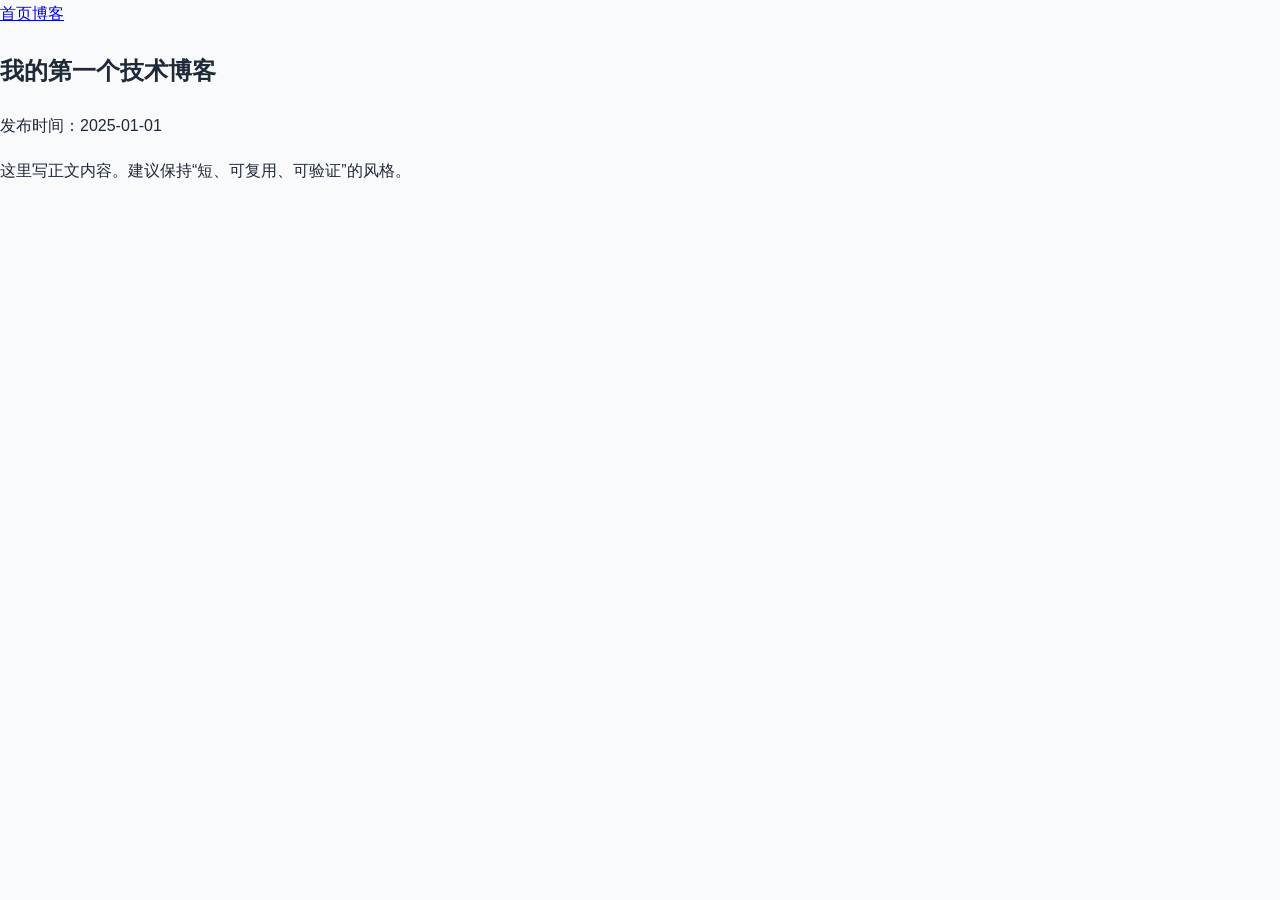
<file: blog/posts/2025-01-first-post.html>
<!DOCTYPE html><html lang="zh-CN"><head>
<meta charset="UTF-8"><meta name="viewport" content="width=device-width, initial-scale=1">
<title>我的第一个技术博客</title><link rel="stylesheet" href="/assets/css/style.css">
</head><body>
<header><nav><a href="/">首页</a><a href="/blog/">博客</a></nav></header>
<section>
<h2>我的第一个技术博客</h2>
<p>发布时间：2025-01-01</p>
<p>这里写正文内容。建议保持“短、可复用、可验证”的风格。</p>
</section>
</body></html>
</file>
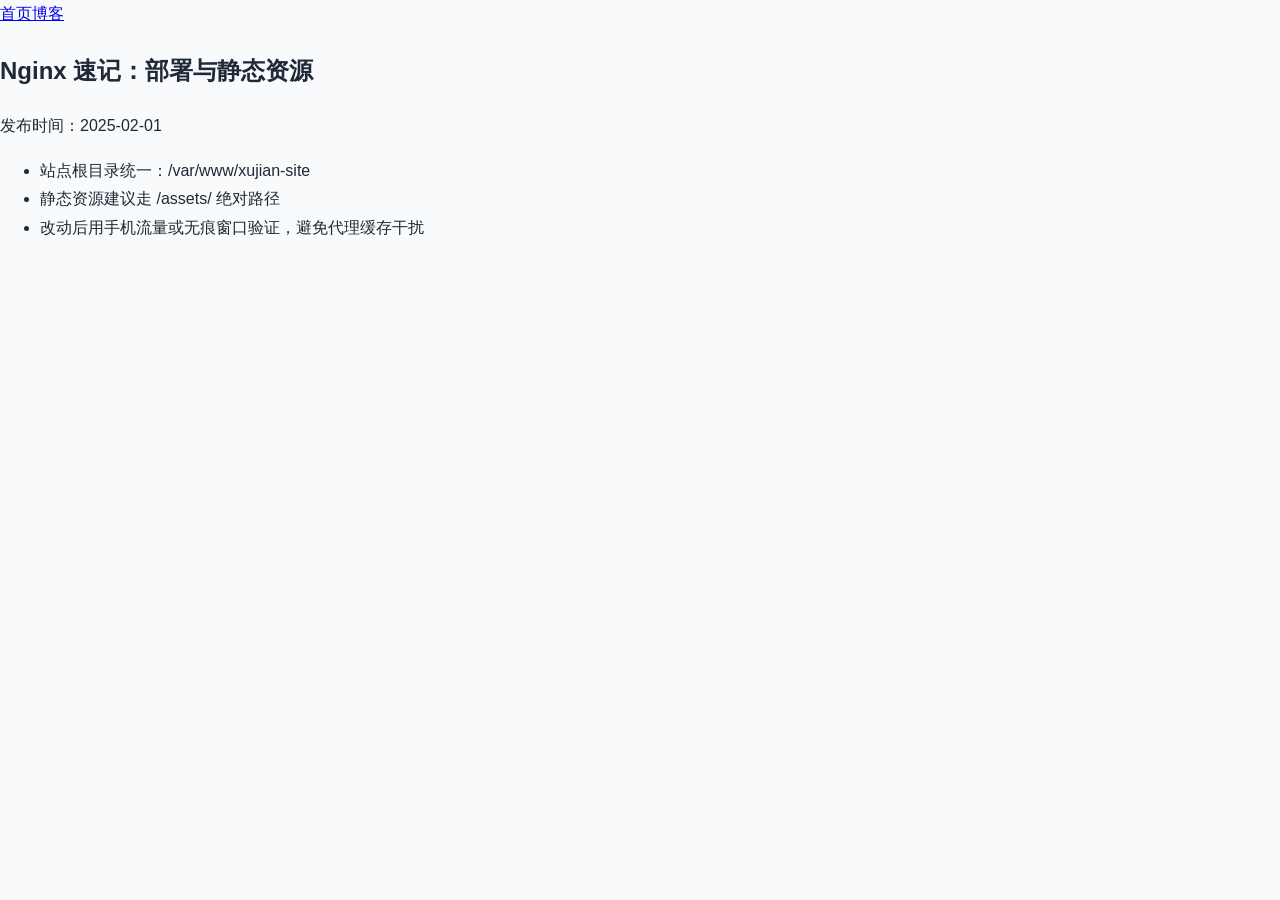
<file: blog/posts/2025-02-nginx-notes.html>
<!DOCTYPE html><html lang="zh-CN"><head>
<meta charset="UTF-8"><meta name="viewport" content="width=device-width, initial-scale=1">
<title>Nginx 速记：部署与静态资源</title><link rel="stylesheet" href="/assets/css/style.css">
</head><body>
<header><nav><a href="/">首页</a><a href="/blog/">博客</a></nav></header>
<section>
<h2>Nginx 速记：部署与静态资源</h2>
<p>发布时间：2025-02-01</p>
<ul>
<li>站点根目录统一：/var/www/xujian-site</li>
<li>静态资源建议走 /assets/ 绝对路径</li>
<li>改动后用手机流量或无痕窗口验证，避免代理缓存干扰</li>
</ul>
</section>
</body></html>
</file>
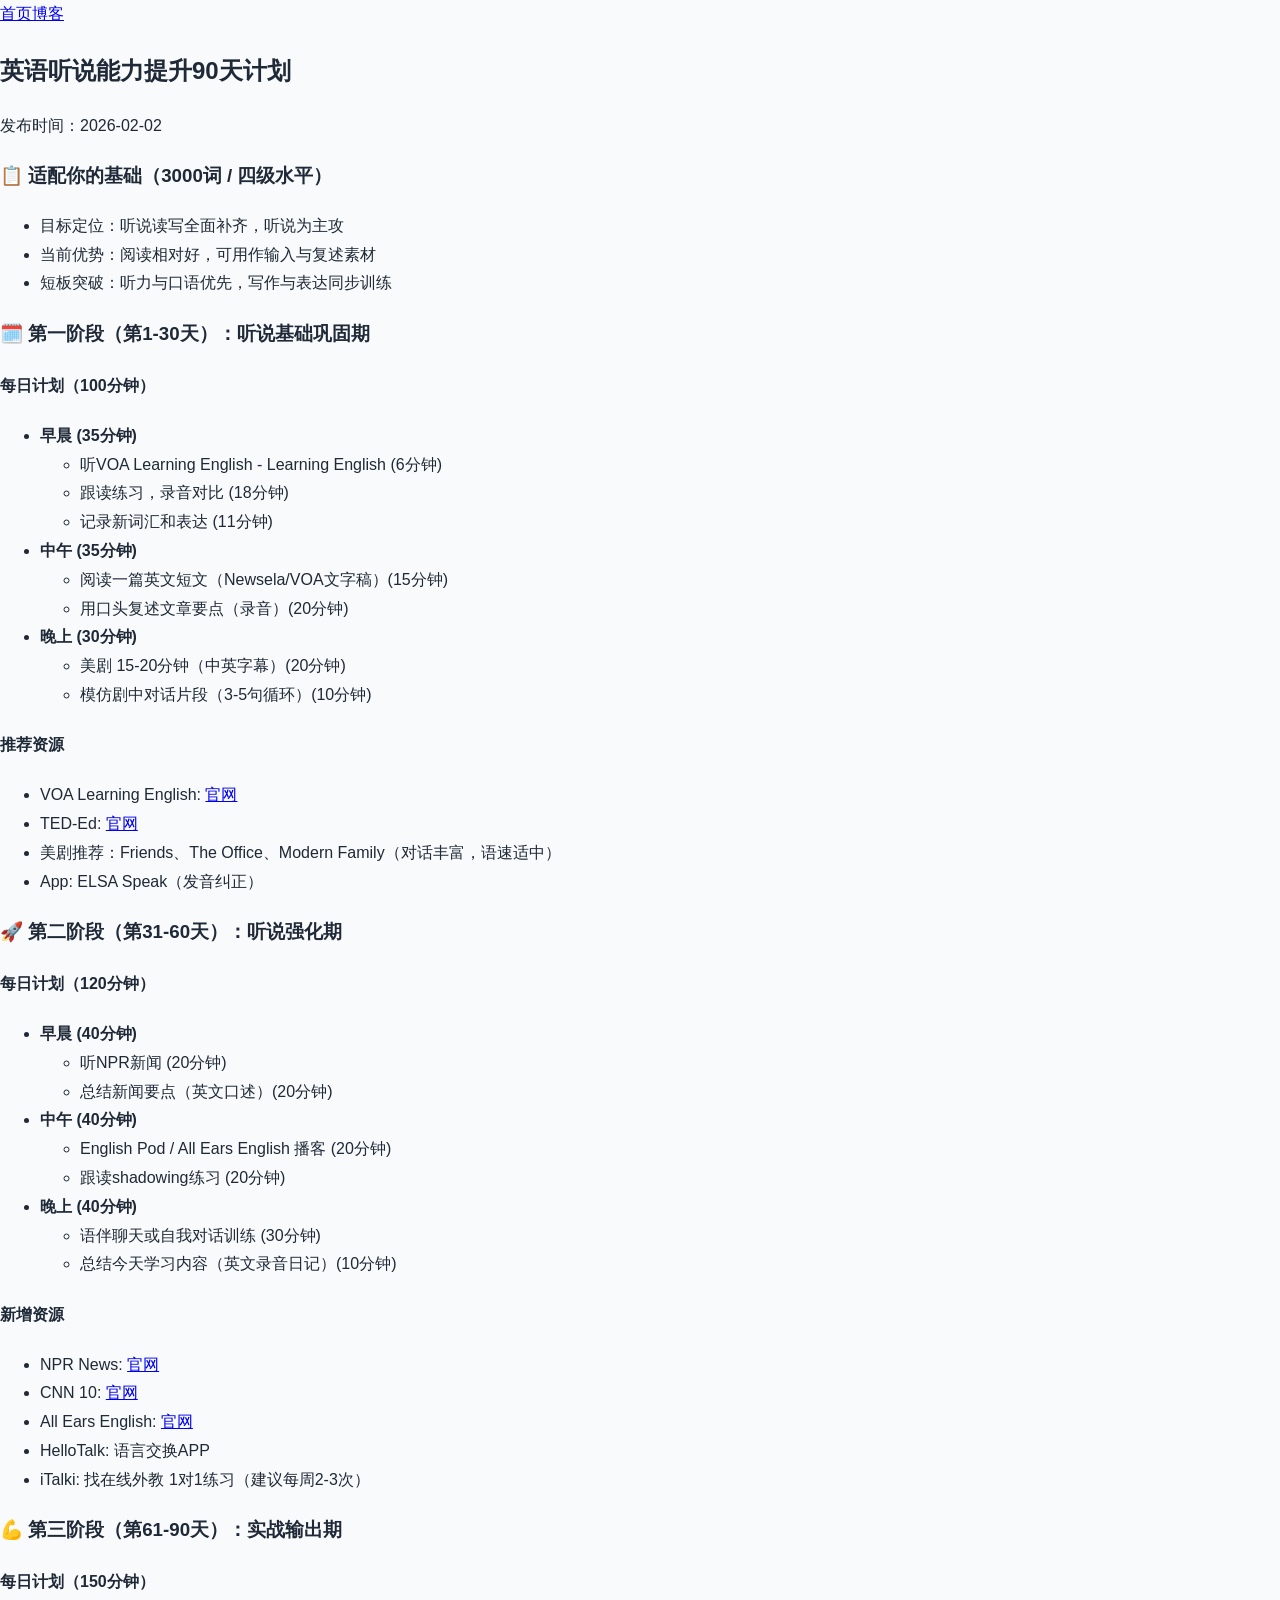
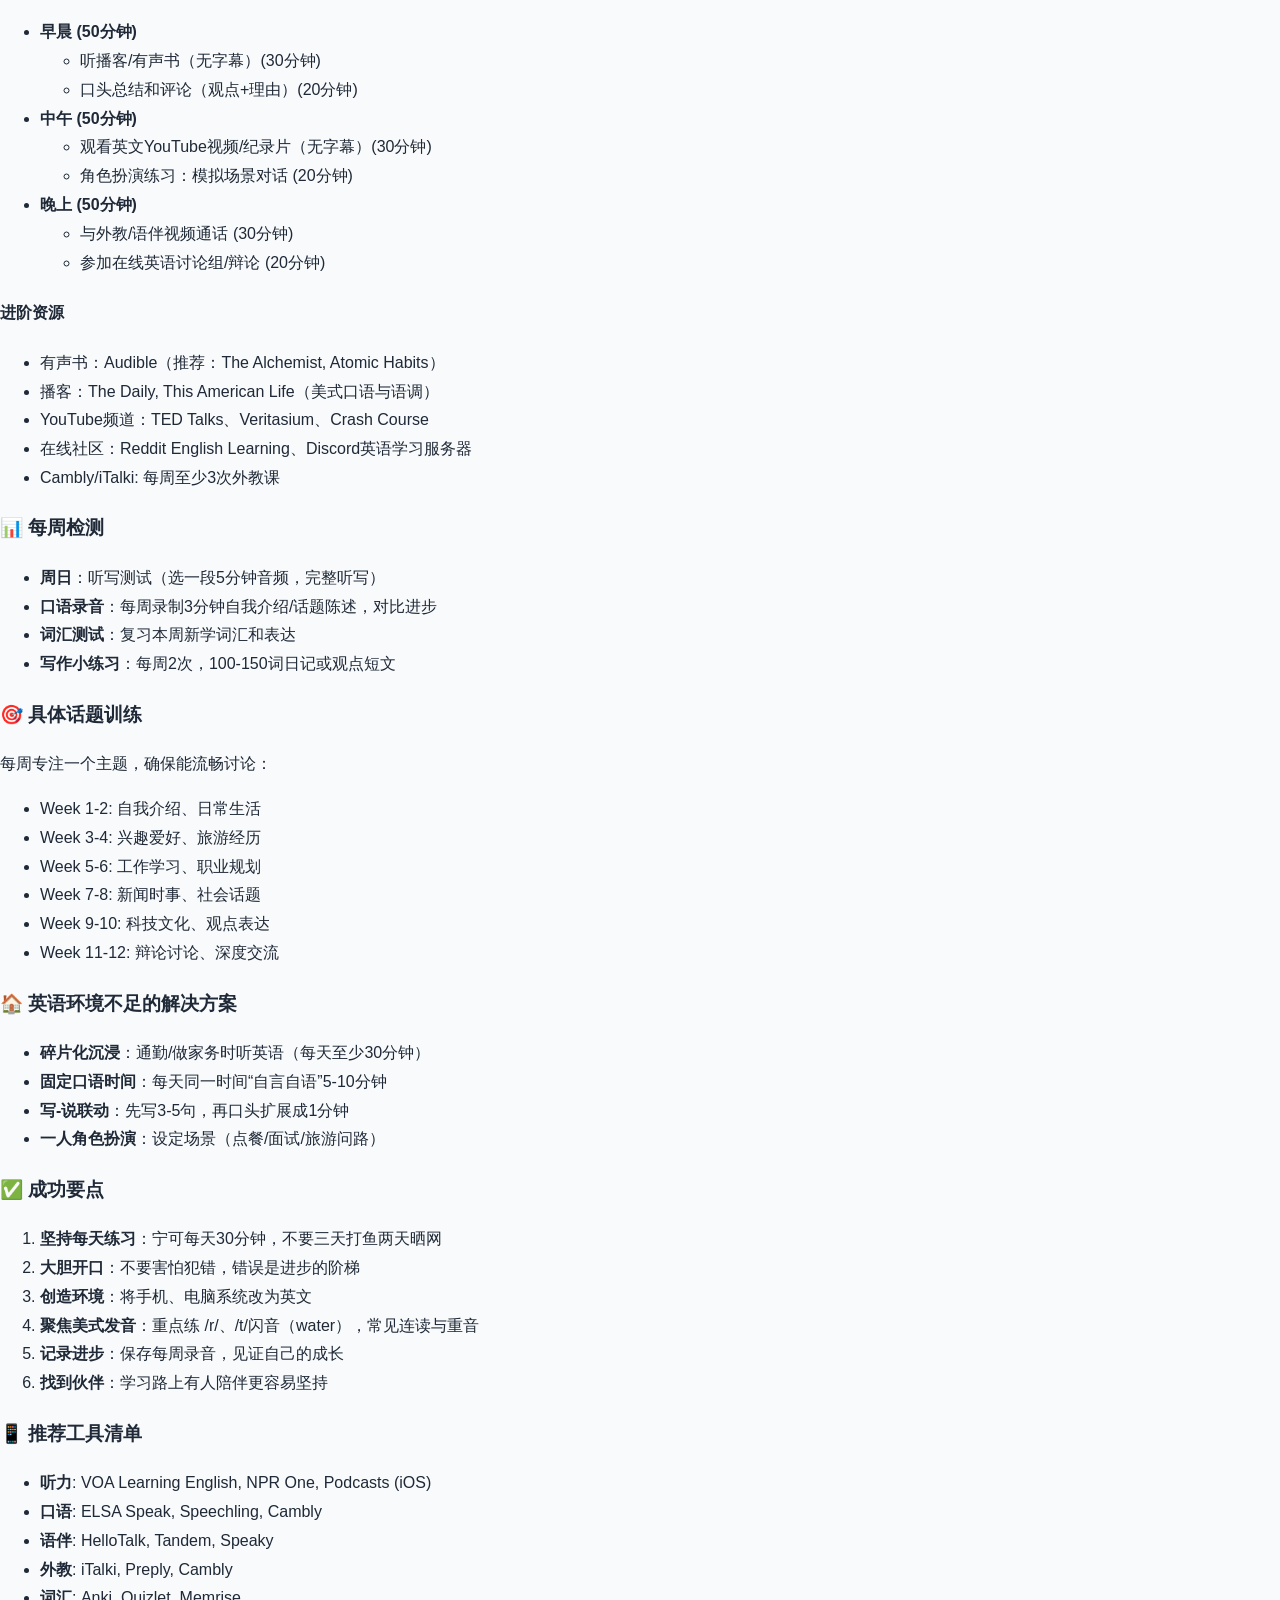
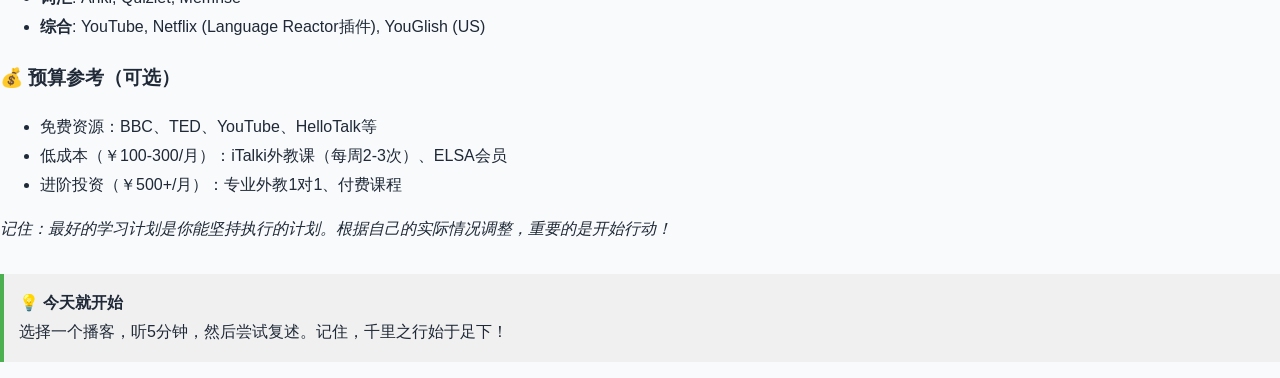
<file: blog/posts/2026-02-english-study-plan.html>
<!DOCTYPE html><html lang="zh-CN"><head>
<meta charset="UTF-8"><meta name="viewport" content="width=device-width, initial-scale=1">
<title>英语听说能力提升90天计划</title><link rel="stylesheet" href="/assets/css/style.css">
</head><body>
<header><nav><a href="/">首页</a><a href="/blog/">博客</a></nav></header>
<section>
<h2>英语听说能力提升90天计划</h2>
<p>发布时间：2026-02-02</p>

<h3>📋 适配你的基础（3000词 / 四级水平）</h3>
<ul>
<li>目标定位：听说读写全面补齐，听说为主攻</li>
<li>当前优势：阅读相对好，可用作输入与复述素材</li>
<li>短板突破：听力与口语优先，写作与表达同步训练</li>
</ul>

<h3>🗓️ 第一阶段（第1-30天）：听说基础巩固期</h3>
<h4>每日计划（100分钟）</h4>
<ul>
<li><strong>早晨 (35分钟)</strong>
  <ul>
    <li>听VOA Learning English - Learning English (6分钟)</li>
    <li>跟读练习，录音对比 (18分钟)</li>
    <li>记录新词汇和表达 (11分钟)</li>
  </ul>
</li>
<li><strong>中午 (35分钟)</strong>
  <ul>
    <li>阅读一篇英文短文（Newsela/VOA文字稿）(15分钟)</li>
    <li>用口头复述文章要点（录音）(20分钟)</li>
  </ul>
</li>
<li><strong>晚上 (30分钟)</strong>
  <ul>
    <li>美剧 15-20分钟（中英字幕）(20分钟)</li>
    <li>模仿剧中对话片段（3-5句循环）(10分钟)</li>
  </ul>
</li>
</ul>

<h4>推荐资源</h4>
<ul>
<li>VOA Learning English: <a href="https://learningenglish.voanews.com" target="_blank">官网</a></li>
<li>TED-Ed: <a href="https://ed.ted.com" target="_blank">官网</a></li>
<li>美剧推荐：Friends、The Office、Modern Family（对话丰富，语速适中）</li>
<li>App: ELSA Speak（发音纠正）</li>
</ul>

<h3>🚀 第二阶段（第31-60天）：听说强化期</h3>
<h4>每日计划（120分钟）</h4>
<ul>
<li><strong>早晨 (40分钟)</strong>
  <ul>
    <li>听NPR新闻 (20分钟)</li>
    <li>总结新闻要点（英文口述）(20分钟)</li>
  </ul>
</li>
<li><strong>中午 (40分钟)</strong>
  <ul>
    <li>English Pod / All Ears English 播客 (20分钟)</li>
    <li>跟读shadowing练习 (20分钟)</li>
  </ul>
</li>
<li><strong>晚上 (40分钟)</strong>
  <ul>
    <li>语伴聊天或自我对话训练 (30分钟)</li>
    <li>总结今天学习内容（英文录音日记）(10分钟)</li>
  </ul>
</li>
</ul>

<h4>新增资源</h4>
<ul>
<li>NPR News: <a href="https://www.npr.org" target="_blank">官网</a></li>
<li>CNN 10: <a href="https://www.cnn.com/cnn10" target="_blank">官网</a></li>
<li>All Ears English: <a href="https://www.allearsenglish.com" target="_blank">官网</a></li>
<li>HelloTalk: 语言交换APP</li>
<li>iTalki: 找在线外教 1对1练习（建议每周2-3次）</li>
</ul>

<h3>💪 第三阶段（第61-90天）：实战输出期</h3>
<h4>每日计划（150分钟）</h4>
<ul>
<li><strong>早晨 (50分钟)</strong>
  <ul>
    <li>听播客/有声书（无字幕）(30分钟)</li>
    <li>口头总结和评论（观点+理由）(20分钟)</li>
  </ul>
</li>
<li><strong>中午 (50分钟)</strong>
  <ul>
    <li>观看英文YouTube视频/纪录片（无字幕）(30分钟)</li>
    <li>角色扮演练习：模拟场景对话 (20分钟)</li>
  </ul>
</li>
<li><strong>晚上 (50分钟)</strong>
  <ul>
    <li>与外教/语伴视频通话 (30分钟)</li>
    <li>参加在线英语讨论组/辩论 (20分钟)</li>
  </ul>
</li>
</ul>

<h4>进阶资源</h4>
<ul>
<li>有声书：Audible（推荐：The Alchemist, Atomic Habits）</li>
<li>播客：The Daily, This American Life（美式口语与语调）</li>
<li>YouTube频道：TED Talks、Veritasium、Crash Course</li>
<li>在线社区：Reddit English Learning、Discord英语学习服务器</li>
<li>Cambly/iTalki: 每周至少3次外教课</li>
</ul>

<h3>📊 每周检测</h3>
<ul>
<li><strong>周日</strong>：听写测试（选一段5分钟音频，完整听写）</li>
<li><strong>口语录音</strong>：每周录制3分钟自我介绍/话题陈述，对比进步</li>
<li><strong>词汇测试</strong>：复习本周新学词汇和表达</li>
<li><strong>写作小练习</strong>：每周2次，100-150词日记或观点短文</li>
</ul>

<h3>🎯 具体话题训练</h3>
<p>每周专注一个主题，确保能流畅讨论：</p>
<ul>
<li>Week 1-2: 自我介绍、日常生活</li>
<li>Week 3-4: 兴趣爱好、旅游经历</li>
<li>Week 5-6: 工作学习、职业规划</li>
<li>Week 7-8: 新闻时事、社会话题</li>
<li>Week 9-10: 科技文化、观点表达</li>
<li>Week 11-12: 辩论讨论、深度交流</li>
</ul>

<h3>🏠 英语环境不足的解决方案</h3>
<ul>
<li><strong>碎片化沉浸</strong>：通勤/做家务时听英语（每天至少30分钟）</li>
<li><strong>固定口语时间</strong>：每天同一时间“自言自语”5-10分钟</li>
<li><strong>写-说联动</strong>：先写3-5句，再口头扩展成1分钟</li>
<li><strong>一人角色扮演</strong>：设定场景（点餐/面试/旅游问路）</li>
</ul>

<h3>✅ 成功要点</h3>
<ol>
<li><strong>坚持每天练习</strong>：宁可每天30分钟，不要三天打鱼两天晒网</li>
<li><strong>大胆开口</strong>：不要害怕犯错，错误是进步的阶梯</li>
<li><strong>创造环境</strong>：将手机、电脑系统改为英文</li>
<li><strong>聚焦美式发音</strong>：重点练 /r/、/t/闪音（water），常见连读与重音</li>
<li><strong>记录进步</strong>：保存每周录音，见证自己的成长</li>
<li><strong>找到伙伴</strong>：学习路上有人陪伴更容易坚持</li>
</ol>

<h3>📱 推荐工具清单</h3>
<ul>
<li><strong>听力</strong>: VOA Learning English, NPR One, Podcasts (iOS)</li>
<li><strong>口语</strong>: ELSA Speak, Speechling, Cambly</li>
<li><strong>语伴</strong>: HelloTalk, Tandem, Speaky</li>
<li><strong>外教</strong>: iTalki, Preply, Cambly</li>
<li><strong>词汇</strong>: Anki, Quizlet, Memrise</li>
<li><strong>综合</strong>: YouTube, Netflix (Language Reactor插件), YouGlish (US)</li>
</ul>

<h3>💰 预算参考（可选）</h3>
<ul>
<li>免费资源：BBC、TED、YouTube、HelloTalk等</li>
<li>低成本（￥100-300/月）：iTalki外教课（每周2-3次）、ELSA会员</li>
<li>进阶投资（￥500+/月）：专业外教1对1、付费课程</li>
</ul>

<p><em>记住：最好的学习计划是你能坚持执行的计划。根据自己的实际情况调整，重要的是开始行动！</em></p>

<p style="margin-top: 30px; padding: 15px; background: #f0f0f0; border-left: 4px solid #4CAF50;">
<strong>💡 今天就开始</strong><br>
选择一个播客，听5分钟，然后尝试复述。记住，千里之行始于足下！
</p>

</section>
</body></html>
</file>
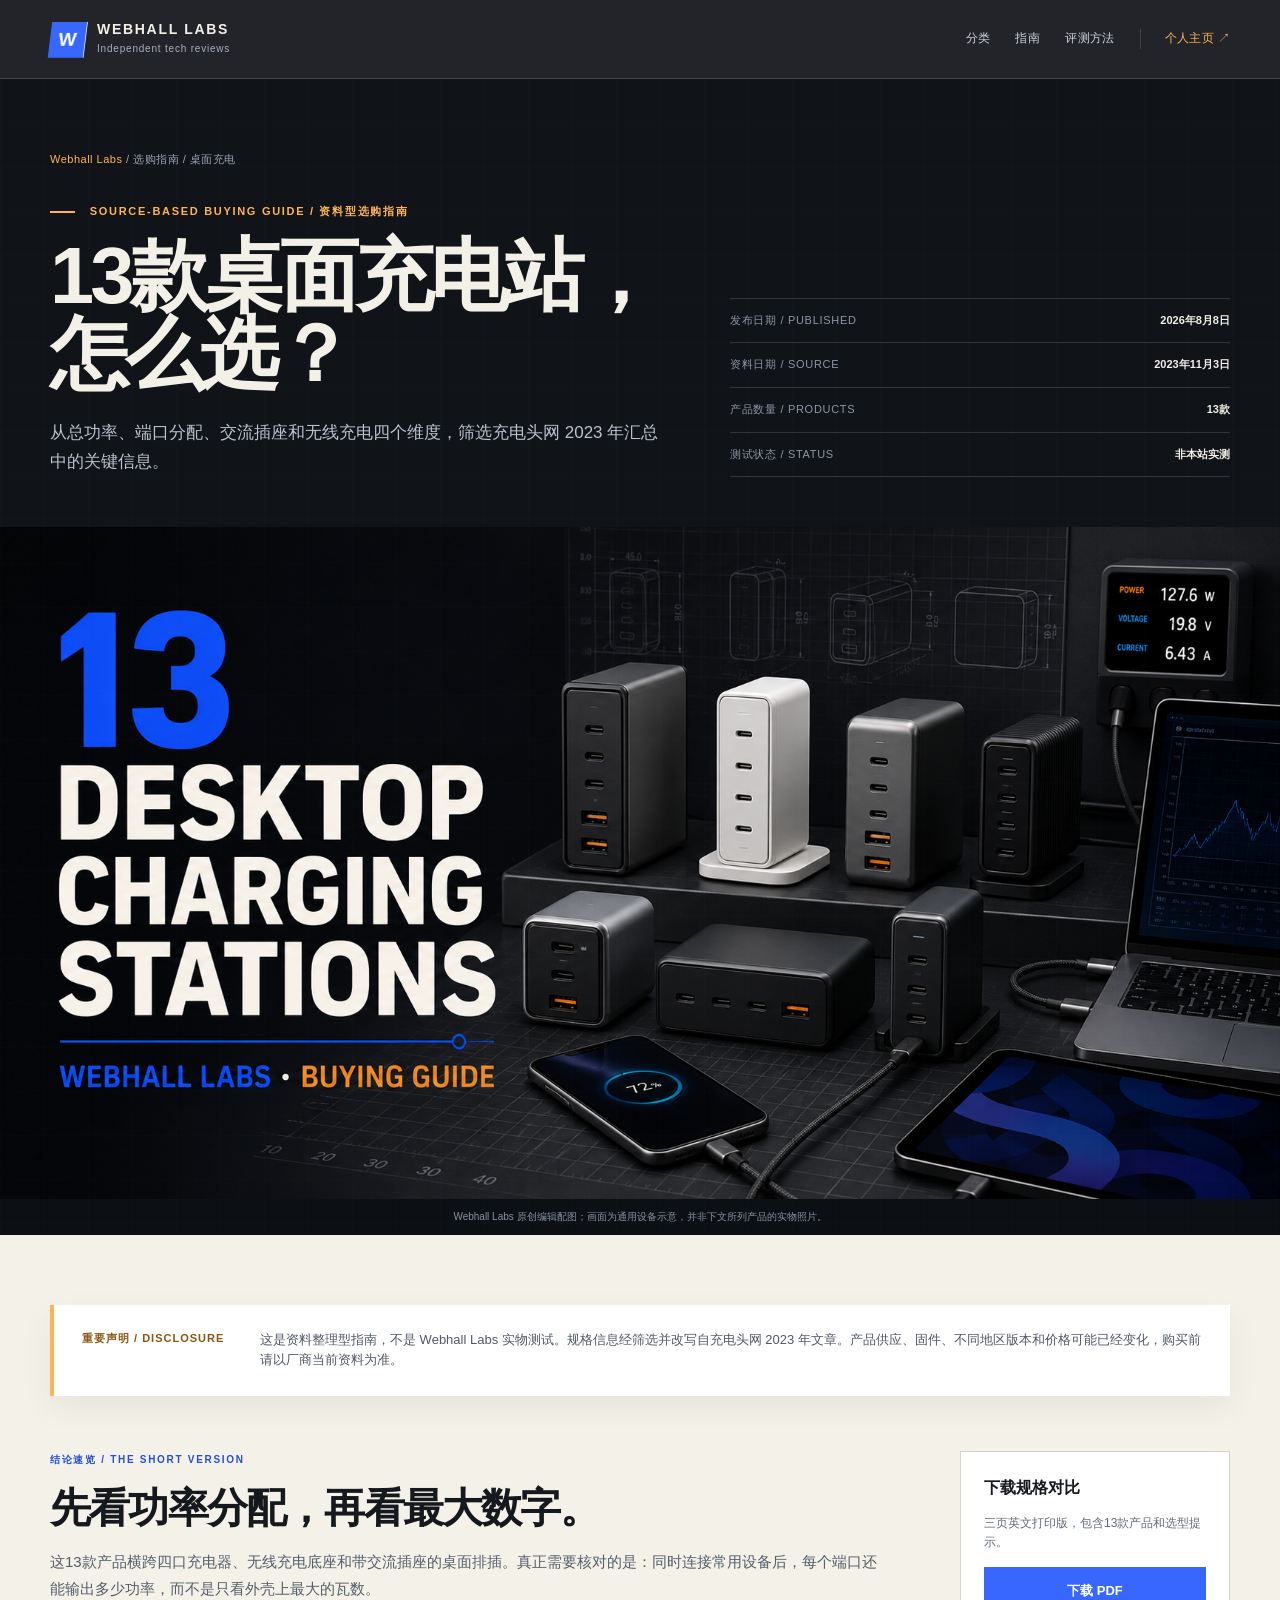
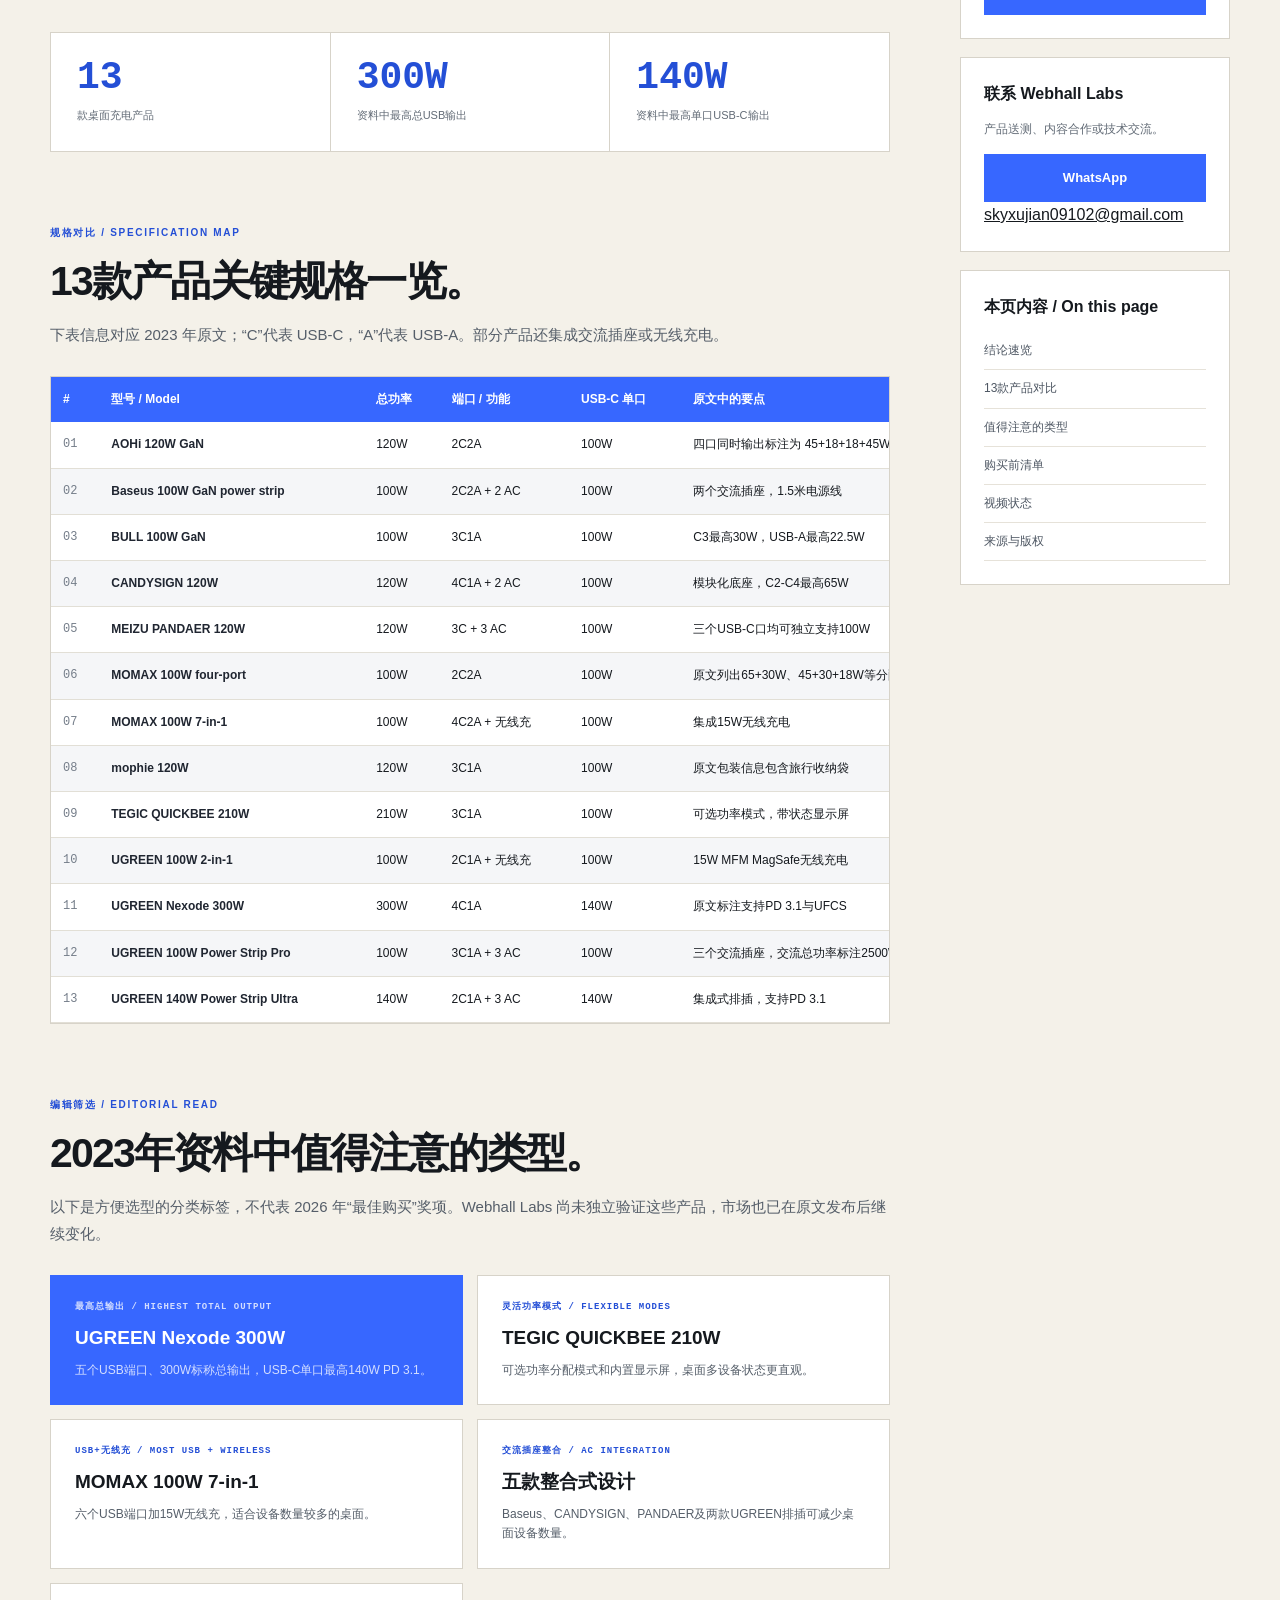
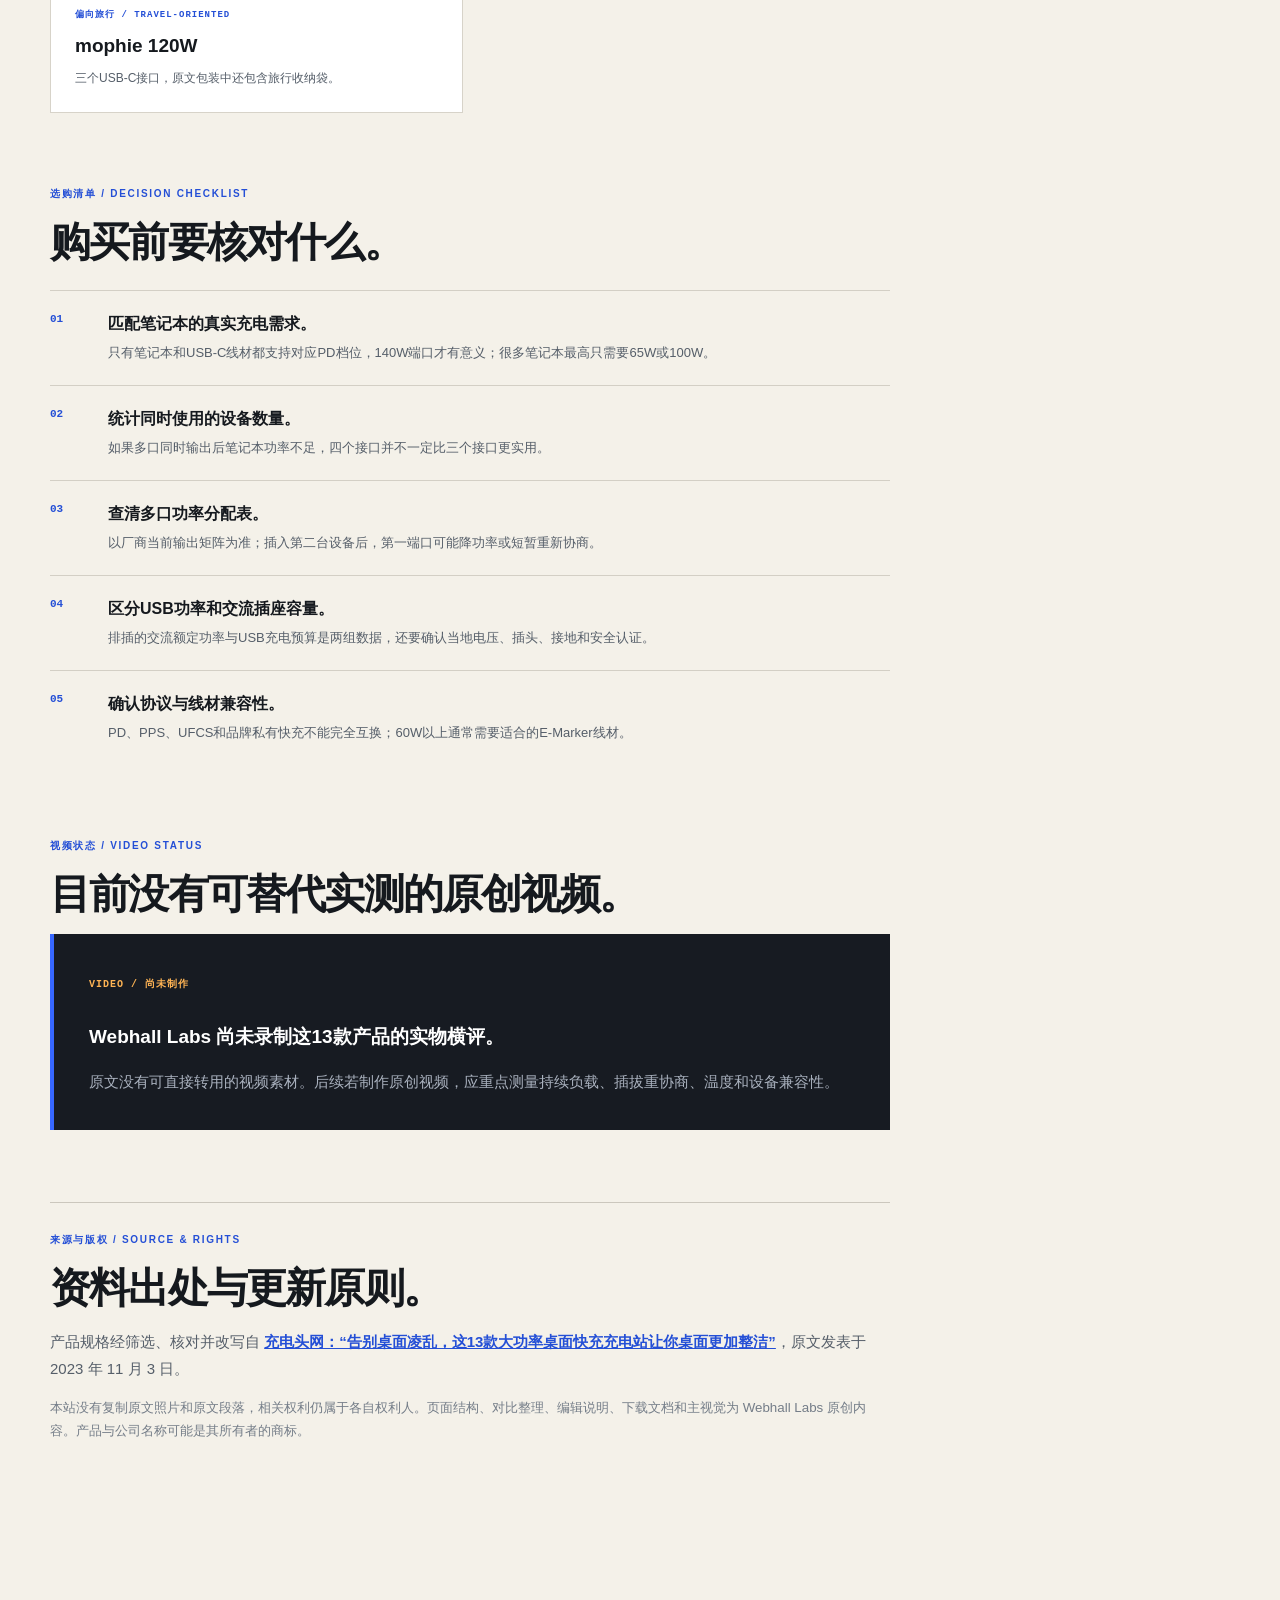
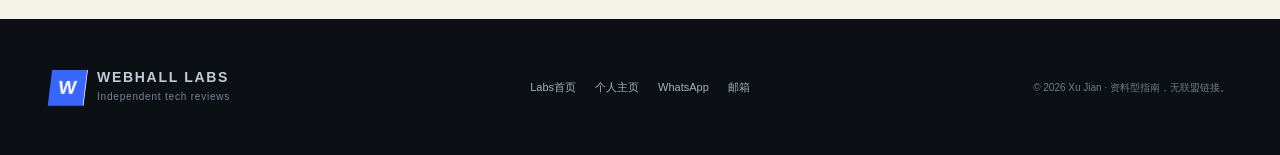
<file: tech/guides/desktop-charging-stations.html>
<!DOCTYPE html>
<html lang="zh-CN">
<head>
  <meta charset="UTF-8" />
  <meta name="viewport" content="width=device-width, initial-scale=1" />
  <title>13款大功率桌面充电站对比与选购 | Webhall Labs</title>
  <meta name="description" content="基于公开资料对比13款大功率桌面充电站，筛选总功率、端口、功率分配、交流插座和无线充电等关键信息。" />
  <meta name="author" content="Xu Jian" />
  <meta name="theme-color" content="#101318" />
  <link rel="canonical" href="https://webhall.xyz/tech/guides/desktop-charging-stations.html" />
  <meta property="og:type" content="article" />
  <meta property="og:site_name" content="Webhall Labs" />
  <meta property="og:title" content="13款大功率桌面充电站对比与选购" />
  <meta property="og:description" content="一页看懂总功率、端口配置、功率分配、交流插座和无线充电。" />
  <meta property="og:url" content="https://webhall.xyz/tech/guides/desktop-charging-stations.html" />
  <meta property="og:image" content="https://webhall.xyz/assets/img/tech/desktop-charging-stations-guide.png" />
  <meta property="og:image:width" content="1731" />
  <meta property="og:image:height" content="908" />
  <meta property="og:locale" content="zh_CN" />
  <meta name="twitter:card" content="summary_large_image" />
  <script type="application/ld+json">
  {
    "@context": "https://schema.org",
    "@type": "Article",
    "@id": "https://webhall.xyz/tech/guides/desktop-charging-stations.html#article",
    "mainEntityOfPage": "https://webhall.xyz/tech/guides/desktop-charging-stations.html",
    "headline": "13款大功率桌面充电站对比与选购",
    "description": "基于公开资料对比13款大功率桌面充电站的总功率、端口、功率分配、交流插座和无线充电。",
    "image": "https://webhall.xyz/assets/img/tech/desktop-charging-stations-guide.png",
    "datePublished": "2026-08-08",
    "dateModified": "2026-08-09",
    "inLanguage": "zh-CN",
    "author": {"@id": "https://webhall.xyz/#person"},
    "publisher": {
      "@type": "Organization",
      "name": "Webhall Labs",
      "url": "https://webhall.xyz/tech/"
    },
    "isBasedOn": "https://www.chongdiantou.com/archives/275769.html",
    "about": ["USB-C chargers", "GaN chargers", "desktop charging stations", "USB Power Delivery"]
  }
  </script>
  <link rel="stylesheet" href="/assets/css/tech.css" />
  <link rel="stylesheet" href="/assets/css/tech-article.css" />
</head>
<body class="article-page">
  <a class="skip-link" href="#main">跳到正文</a>
  <header class="lab-header">
    <div class="lab-shell header-inner">
      <a class="lab-brand" href="/tech/" aria-label="Webhall Labs home">
        <span class="brand-mark" aria-hidden="true">W</span>
        <span><strong>WEBHALL LABS</strong><small>Independent tech reviews</small></span>
      </a>
      <nav class="lab-nav" aria-label="主要导航">
        <a href="/tech/#categories">分类</a>
        <a href="/tech/#guides">指南</a>
        <a href="/tech/#method">评测方法</a>
        <a class="nav-home" href="/">个人主页 ↗</a>
      </nav>
    </div>
  </header>

  <main id="main">
    <header class="article-header">
      <div class="lab-shell article-hero">
        <p class="article-breadcrumb"><a href="/tech/">Webhall Labs</a> / 选购指南 / 桌面充电</p>
        <div class="article-title-grid">
          <div class="article-title">
            <p class="kicker"><span></span> SOURCE-BASED BUYING GUIDE / 资料型选购指南</p>
            <h1>13款桌面充电站，怎么选？</h1>
            <p class="article-deck">从总功率、端口分配、交流插座和无线充电四个维度，筛选充电头网 2023 年汇总中的关键信息。</p>
          </div>
          <ul class="article-facts" aria-label="Article facts">
            <li><span>发布日期 / Published</span><strong>2026年8月8日</strong></li>
            <li><span>资料日期 / Source</span><strong>2023年11月3日</strong></li>
            <li><span>产品数量 / Products</span><strong>13款</strong></li>
            <li><span>测试状态 / Status</span><strong>非本站实测</strong></li>
          </ul>
        </div>
      </div>
      <figure class="hero-media">
        <img src="/assets/img/tech/desktop-charging-stations-guide.png" width="1731" height="908" alt="摆放在电子测试台上的通用桌面充电站示意图" />
        <figcaption>Webhall Labs 原创编辑配图；画面为通用设备示意，并非下文所列产品的实物照片。</figcaption>
      </figure>
    </header>

    <div class="lab-shell article-body">
      <aside class="disclosure-box" aria-label="编辑声明">
        <strong>重要声明 / Disclosure</strong>
        <p>这是资料整理型指南，不是 Webhall Labs 实物测试。规格信息经筛选并改写自充电头网 2023 年文章。产品供应、固件、不同地区版本和价格可能已经变化，购买前请以厂商当前资料为准。</p>
      </aside>

      <div class="article-layout">
        <article class="article-content">
          <section id="overview">
            <p class="section-kicker">结论速览 / The short version</p>
            <h2>先看功率分配，再看最大数字。</h2>
            <p>这13款产品横跨四口充电器、无线充电底座和带交流插座的桌面排插。真正需要核对的是：同时连接常用设备后，每个端口还能输出多少功率，而不是只看外壳上最大的瓦数。</p>
            <div class="stat-grid">
              <div><strong>13</strong><span>款桌面充电产品</span></div>
              <div><strong>300W</strong><span>资料中最高总USB输出</span></div>
              <div><strong>140W</strong><span>资料中最高单口USB-C输出</span></div>
            </div>
          </section>

          <section id="comparison">
            <p class="section-kicker">规格对比 / Specification map</p>
            <h2>13款产品关键规格一览。</h2>
            <p>下表信息对应 2023 年原文；“C”代表 USB-C，“A”代表 USB-A。部分产品还集成交流插座或无线充电。</p>
            <div class="table-wrap" role="region" aria-label="Desktop charging station comparison" tabindex="0">
              <table class="comparison-table">
                <thead><tr><th>#</th><th>型号 / Model</th><th>总功率</th><th>端口 / 功能</th><th>USB-C 单口</th><th>原文中的要点</th></tr></thead>
                <tbody>
                  <tr><td>01</td><td>AOHi 120W GaN</td><td>120W</td><td>2C2A</td><td>100W</td><td>四口同时输出标注为 45+18+18+45W</td></tr>
                  <tr><td>02</td><td>Baseus 100W GaN power strip</td><td>100W</td><td>2C2A + 2 AC</td><td>100W</td><td>两个交流插座，1.5米电源线</td></tr>
                  <tr><td>03</td><td>BULL 100W GaN</td><td>100W</td><td>3C1A</td><td>100W</td><td>C3最高30W，USB-A最高22.5W</td></tr>
                  <tr><td>04</td><td>CANDYSIGN 120W</td><td>120W</td><td>4C1A + 2 AC</td><td>100W</td><td>模块化底座，C2-C4最高65W</td></tr>
                  <tr><td>05</td><td>MEIZU PANDAER 120W</td><td>120W</td><td>3C + 3 AC</td><td>100W</td><td>三个USB-C口均可独立支持100W</td></tr>
                  <tr><td>06</td><td>MOMAX 100W four-port</td><td>100W</td><td>2C2A</td><td>100W</td><td>原文列出65+30W、45+30+18W等分配</td></tr>
                  <tr><td>07</td><td>MOMAX 100W 7-in-1</td><td>100W</td><td>4C2A + 无线充</td><td>100W</td><td>集成15W无线充电</td></tr>
                  <tr><td>08</td><td>mophie 120W</td><td>120W</td><td>3C1A</td><td>100W</td><td>原文包装信息包含旅行收纳袋</td></tr>
                  <tr><td>09</td><td>TEGIC QUICKBEE 210W</td><td>210W</td><td>3C1A</td><td>100W</td><td>可选功率模式，带状态显示屏</td></tr>
                  <tr><td>10</td><td>UGREEN 100W 2-in-1</td><td>100W</td><td>2C1A + 无线充</td><td>100W</td><td>15W MFM MagSafe无线充电</td></tr>
                  <tr><td>11</td><td>UGREEN Nexode 300W</td><td>300W</td><td>4C1A</td><td>140W</td><td>原文标注支持PD 3.1与UFCS</td></tr>
                  <tr><td>12</td><td>UGREEN 100W Power Strip Pro</td><td>100W</td><td>3C1A + 3 AC</td><td>100W</td><td>三个交流插座，交流总功率标注2500W</td></tr>
                  <tr><td>13</td><td>UGREEN 140W Power Strip Ultra</td><td>140W</td><td>2C1A + 3 AC</td><td>140W</td><td>集成式排插，支持PD 3.1</td></tr>
                </tbody>
              </table>
            </div>
          </section>

          <section id="standouts">
            <p class="section-kicker">编辑筛选 / Editorial read</p>
            <h2>2023年资料中值得注意的类型。</h2>
            <p>以下是方便选型的分类标签，不代表 2026 年“最佳购买”奖项。Webhall Labs 尚未独立验证这些产品，市场也已在原文发布后继续变化。</p>
            <div class="standout-grid">
              <div class="standout-card"><span>最高总输出 / HIGHEST TOTAL OUTPUT</span><h3>UGREEN Nexode 300W</h3><p>五个USB端口、300W标称总输出，USB-C单口最高140W PD 3.1。</p></div>
              <div class="standout-card"><span>灵活功率模式 / FLEXIBLE MODES</span><h3>TEGIC QUICKBEE 210W</h3><p>可选功率分配模式和内置显示屏，桌面多设备状态更直观。</p></div>
              <div class="standout-card"><span>USB+无线充 / MOST USB + WIRELESS</span><h3>MOMAX 100W 7-in-1</h3><p>六个USB端口加15W无线充，适合设备数量较多的桌面。</p></div>
              <div class="standout-card"><span>交流插座整合 / AC INTEGRATION</span><h3>五款整合式设计</h3><p>Baseus、CANDYSIGN、PANDAER及两款UGREEN排插可减少桌面设备数量。</p></div>
              <div class="standout-card"><span>偏向旅行 / TRAVEL-ORIENTED</span><h3>mophie 120W</h3><p>三个USB-C接口，原文包装中还包含旅行收纳袋。</p></div>
            </div>
          </section>

          <section id="choose">
            <p class="section-kicker">选购清单 / Decision checklist</p>
            <h2>购买前要核对什么。</h2>
            <ol class="checklist">
              <li><strong>匹配笔记本的真实充电需求。</strong><p>只有笔记本和USB-C线材都支持对应PD档位，140W端口才有意义；很多笔记本最高只需要65W或100W。</p></li>
              <li><strong>统计同时使用的设备数量。</strong><p>如果多口同时输出后笔记本功率不足，四个接口并不一定比三个接口更实用。</p></li>
              <li><strong>查清多口功率分配表。</strong><p>以厂商当前输出矩阵为准；插入第二台设备后，第一端口可能降功率或短暂重新协商。</p></li>
              <li><strong>区分USB功率和交流插座容量。</strong><p>排插的交流额定功率与USB充电预算是两组数据，还要确认当地电压、插头、接地和安全认证。</p></li>
              <li><strong>确认协议与线材兼容性。</strong><p>PD、PPS、UFCS和品牌私有快充不能完全互换；60W以上通常需要适合的E-Marker线材。</p></li>
            </ol>
          </section>

          <section id="video">
            <p class="section-kicker">视频状态 / Video status</p>
            <h2>目前没有可替代实测的原创视频。</h2>
            <div class="media-notice">
              <span>VIDEO / 尚未制作</span>
              <h3>Webhall Labs 尚未录制这13款产品的实物横评。</h3>
              <p>原文没有可直接转用的视频素材。后续若制作原创视频，应重点测量持续负载、插拔重协商、温度和设备兼容性。</p>
            </div>
          </section>

          <section class="source-note" id="source">
            <p class="section-kicker">来源与版权 / Source &amp; rights</p>
            <h2>资料出处与更新原则。</h2>
            <p>产品规格经筛选、核对并改写自 <a href="https://www.chongdiantou.com/archives/275769.html" rel="external nofollow">充电头网：“告别桌面凌乱，这13款大功率桌面快充充电站让你桌面更加整洁”</a>，原文发表于 2023 年 11 月 3 日。</p>
            <small>本站没有复制原文照片和原文段落，相关权利仍属于各自权利人。页面结构、对比整理、编辑说明、下载文档和主视觉为 Webhall Labs 原创内容。产品与公司名称可能是其所有者的商标。</small>
          </section>
        </article>

        <aside class="article-sidebar" aria-label="文章工具">
          <div class="side-card">
            <h2>下载规格对比</h2>
            <p>三页英文打印版，包含13款产品和选型提示。</p>
            <a class="button button-primary" href="/assets/docs/desktop-charging-stations-comparison.pdf" download>下载 PDF</a>
          </div>
          <div class="side-card">
            <h2>联系 Webhall Labs</h2>
            <p>产品送测、内容合作或技术交流。</p>
            <a class="button button-primary" href="https://wa.me/18455136097" target="_blank" rel="noopener noreferrer">WhatsApp</a>
            <a class="toc" href="mailto:skyxujian09102@gmail.com">skyxujian09102@gmail.com</a>
          </div>
          <nav class="side-card toc" aria-label="On this page">
            <h2>本页内容 / On this page</h2>
            <a href="#overview">结论速览</a>
            <a href="#comparison">13款产品对比</a>
            <a href="#standouts">值得注意的类型</a>
            <a href="#choose">购买前清单</a>
            <a href="#video">视频状态</a>
            <a href="#source">来源与版权</a>
          </nav>
        </aside>
      </div>
    </div>
  </main>

  <footer class="lab-footer">
    <div class="lab-shell footer-grid">
      <a class="lab-brand footer-brand" href="/tech/"><span class="brand-mark">W</span><span><strong>WEBHALL LABS</strong><small>Independent tech reviews</small></span></a>
      <nav aria-label="页脚导航"><a href="/tech/">Labs首页</a><a href="/">个人主页</a><a href="https://wa.me/18455136097" target="_blank" rel="noopener noreferrer">WhatsApp</a><a href="mailto:skyxujian09102@gmail.com">邮箱</a></nav>
      <p>© 2026 Xu Jian · 资料型指南，无联盟链接。</p>
    </div>
  </footer>
</body>
</html>
</file>
<file: assets/css/style.css>
:root{
  /* 色彩方案 60-30-10 */
  --paper:#ffffff;        /* 60% 主色 - 白色背景 */
  --bg-light:#f8fafb;     /* 60% 主色 - 浅灰背景 */
  --bg-dark:#1f2937;      /* 备用深灰 */
  
  --ink:#1f2937;          /* 正文深色 */
  --sub:#4b5563;          /* 次要文本 */
  --muted:#7b8794;        /* 淡化文本 */
  --line:#e1e7ef;         /* 分割线 */

  --link:#5b60e0;         /* 10% 强调色 - 紫色 */
  --link-hover:#4a4fcb;

  --max: 1180px;
  
  /* 字体：只用2种 */
  --font-display: 'Segoe UI', 'PingFang SC', -apple-system, BlinkMacSystemFont, sans-serif;
  --font-body: -apple-system, BlinkMacSystemFont, 'Segoe UI', 'PingFang SC', sans-serif;
}

*{box-sizing:border-box}
html,body{margin:0;padding:0}
body{
  background: var(--bg-light);
  color: var(--ink);
  font-family: var(--font-body);
  line-height: 1.8;
  -webkit-font-smoothing: antialiased;
  text-rendering: optimizeLegibility;
}

.container{
  max-width: var(--max);
  margin: 0 auto;
  padding: 0 22px;
}

/* 顶部：轻质导航条 */
.site-header{
  padding: 16px 0 16px;
  background: #eef1f5;
  border-bottom: 1px solid #dde3ea;
}

.masthead{
  display:flex;
  align-items:center;
  justify-content:space-between;
  gap: 18px;
  flex-wrap: wrap;
}

.brand-title{
  font-size: 34px;
  letter-spacing: .2px;
  text-decoration:none;
  color: var(--ink);
}

.brand-sub{
  margin-top: 0;
  font-size: 12px;
  color: #6b7280;
  letter-spacing: .6px;
}

.nav a{
  font-size: 12px;
  letter-spacing: 1px;
  text-transform: uppercase;
  text-decoration:none;
  color: #5a6473;
  margin-left: 10px;
  padding: 8px 14px;
  background: #f7f9fc;
  border: 1px solid #dfe5ec;
  border-radius: 10px;
  display: inline-flex;
  align-items: center;
  justify-content: center;
  box-shadow: 0 6px 12px rgba(31,41,55,.05);
}

.nav a:hover{color: #2f3a52; border-color: #cdd6e1;}
.nav a.is-active{color: #2f3a52; border-color: #bfcbd9;}

.rule{
  height:1px;
  background: #dde3ea;
  margin-top: 14px;
}

/* 横幅：全宽长条 1920x80 */
.banner{
  padding: 0 0 20px;
}

.hero-panel{
  position: relative;
  width: 100%;
  height: 480px;
  border-radius: 12px;
  overflow: hidden;
}

.hero-text{
  position: absolute;
  left: 40px;
  top: 50%;
  transform: translateY(-50%);
  max-width: 600px;
  color: #fff;
  text-shadow: 0 4px 16px rgba(0,0,0,.5);
  z-index: 10;
  margin: 0;
}

.hero-kicker{
  font-size: 11px;
  letter-spacing: 1.2px;
  text-transform: uppercase;
  color: rgba(255,255,255,.9);
  margin: 0;
}

.hero-title{
  margin: 4px 0 0;
  font-size: 56px;
  line-height: 1.2;
  font-weight: 600;
  color: #fff;
  font-family: var(--font-display);
  letter-spacing: -0.5px;
}

.hero-sub{
  display: none;
}

.hero-btn{
  display: none;
}

.hero-banner-img{
  position: absolute;
  top: 0;
  left: 0;
  width: 100%;
  height: 100%;
}

.hero-banner-img img{
  width: 100%;
  height: 100%;
  object-fit: cover;
  display: block;
}

/* 主体布局 */
.main{
  padding: 40px 0;
}

/* 1. 核心价值卡片 */
.value-section{
  padding: 60px 0;
  background: var(--bg-light);
  border-radius: 16px;
  margin-bottom: 60px;
}

.value-card{
  background: var(--paper);
  padding: 40px;
  border-radius: 16px;
  border: 1px solid var(--line);
  text-align: center;
  max-width: 800px;
  margin: 0 auto;
  box-shadow: 0 8px 24px rgba(31,41,55,.04);
}

.value-card h2{
  font-size: 28px;
  margin: 0 0 16px;
  color: var(--ink);
}

.value-card p{
  font-size: 16px;
  line-height: 1.8;
  color: var(--sub);
  margin: 12px 0;
}

.value-core{
  font-size: 18px;
  color: var(--link);
  font-weight: 500;
  margin-top: 20px !important;
  padding-top: 20px;
  border-top: 2px solid #e1e7ef;
}

/* 2. 作品集 */
.portfolio-section{
  padding: 60px 0;
}

.portfolio-grid{
  display: grid;
  grid-template-columns: repeat(3, 1fr);
  gap: 28px;
  margin-top: 32px;
}

.portfolio-item{
  background: var(--paper);
  border: 1px solid var(--line);
  border-radius: 16px;
  overflow: hidden;
  box-shadow: 0 8px 24px rgba(31,41,55,.04);
  transition: all 0.3s ease;
}

.portfolio-item:hover{
  transform: translateY(-4px);
  box-shadow: 0 20px 36px rgba(31,41,55,.12);
}

.portfolio-img{
  width: 100%;
  height: 200px;
  display: block;
}

.portfolio-item h3{
  margin: 0;
  padding: 24px 24px 8px;
  font-size: 18px;
  font-weight: 600;
  color: var(--ink);
}

.portfolio-item p{
  padding: 0 24px;
  font-size: 14px;
  color: var(--sub);
  margin: 0 0 16px;
}

.portfolio-link{
  display: inline-block;
  padding: 0 24px 24px;
  color: var(--link);
  text-decoration: none;
  font-size: 14px;
  font-weight: 500;
}

.portfolio-link:hover{
  text-decoration: underline;
}

/* 3. 关于我 */
.about-section{
  padding: 60px 0;
  background: var(--bg-light);
  border-radius: 16px;
  margin-bottom: 60px;
}

.about-content{
  max-width: 800px;
  margin: 0 auto;
}

.about-content p{
  font-size: 16px;
  line-height: 1.8;
  color: var(--sub);
  margin: 16px 0;
}

.about-list{
  list-style: none;
  padding: 0;
  margin: 24px 0;
}

.about-list li{
  font-size: 15px;
  color: var(--sub);
  margin: 12px 0;
  padding-left: 0;
}

.about-list strong{
  color: var(--ink);
}

.about-content a{
  color: var(--link);
  text-decoration: none;
}

.about-content a:hover{
  text-decoration: underline;
}

/* 4. 博客文章网格 */
.blog-section{
  padding: 60px 0;
  background: var(--paper);
}

.posts-grid{
  display: grid;
  grid-template-columns: repeat(3, 1fr);
  gap: 28px;
  margin-top: 32px;
}

.post-card{
  background: var(--paper);
  border: 1px solid var(--line);
  padding: 28px;
  border-radius: 16px;
  box-shadow: 0 8px 24px rgba(31,41,55,.05);
  transition: all 0.3s ease;
}

.post-card:hover{
  transform: translateY(-4px);
  box-shadow: 0 20px 36px rgba(31,41,55,.12);
}

.post-card h3{
  margin: 0;
  font-size: 18px;
  line-height: 1.4;
  color: var(--ink);
}

.post-card a{
  color: var(--ink);
  text-decoration: none;
}

.post-card a:hover{
  color: var(--link);
}

.post-card .post-meta{
  margin: 10px 0 16px;
  font-size: 12px;
  color: var(--muted);
}

.post-card .post-excerpt{
  font-size: 14px;
  color: var(--sub);
  line-height: 1.6;
  margin: 0;
}

.view-all{
  text-align: center;
  margin-top: 40px;
}

.view-all a{
  display: inline-block;
  padding: 12px 28px;
  font-size: 14px;
  color: var(--link);
  border: 1px solid var(--link);
  border-radius: 8px;
  text-decoration: none;
  transition: all 0.3s ease;
}

.view-all a:hover{
  background: var(--link);
  color: #fff;
}

/* 5. 联系方式 */
.contact-section{
  padding: 60px 0;
  background: var(--bg-light);
  border-radius: 16px;
  margin-bottom: 40px;
}

.contact-content{
  max-width: 800px;
  margin: 0 auto;
  text-align: center;
}

.contact-content p{
  font-size: 16px;
  color: var(--sub);
  margin: 0 0 32px;
}

.contact-methods{
  display: grid;
  grid-template-columns: repeat(3, 1fr);
  gap: 24px;
  margin-top: 32px;
}

.contact-item{
  display: block;
  padding: 24px;
  background: var(--paper);
  border: 1px solid var(--line);
  border-radius: 12px;
  color: var(--sub);
  text-decoration: none;
  transition: all 0.3s ease;
  font-size: 13px;
  line-height: 1.6;
}

.contact-item:hover{
  border-color: var(--link);
  color: var(--link);
  box-shadow: 0 8px 20px rgba(91,96,224,.12);
}

.contact-item span{
  font-weight: 600;
  display: block;
  margin-bottom: 8px;
  font-size: 14px;
}

/* 通用样式 */
.section-title{
  margin: 0 0 18px;
  font-size: 32px;
  font-weight: 600;
  letter-spacing: .2px;
  text-align: center;
  color: var(--ink);
  font-family: var(--font-display);
}

h1, h2, h3, h4, h5, h6{
  font-family: var(--font-display);
}



/* Footer */
.site-footer{
  margin-top: 32px;
  padding-top: 12px;
}

.footer-text{
  margin-top: 14px;
  font-size: 12px;
  color: var(--muted);
}

/* 旅行相关样式 */

/* 旅行分类导航 */
.travel-categories{
  margin-bottom: 24px;
}

.category-tabs{
  display: flex;
  gap: 12px;
  margin-top: 12px;
  padding-bottom: 12px;
  border-bottom: 2px solid var(--line);
}

.cat-tab{
  padding: 8px 18px;
  font-size: 14px;
  text-decoration: none;
  color: var(--sub);
  background: transparent;
  border: 1px solid var(--line);
  border-radius: 4px;
  transition: all 0.2s ease;
  cursor: pointer;
}

.cat-tab:hover{
  color: var(--link);
  border-color: var(--link);
}

.cat-tab.active{
  color: #fff;
  background: var(--link);
  border-color: var(--link);
}

.travel-category{
  animation: fadeIn 0.3s ease;
}

@keyframes fadeIn {
  from { opacity: 0; transform: translateY(10px); }
  to { opacity: 1; transform: translateY(0); }
}

/* 旅行文章预览图 */
.travel-preview{
  margin-top: 14px;
  border: 1px solid var(--line);
}

.travel-preview img{
  width: 100%;
  height: auto;
  display: block;
  object-fit: cover;
}

/* 照片画廊区域 */
.photo-gallery-section{
  margin-top: 40px;
  padding-top: 28px;
  border-top: 1px solid var(--line);
}

.photo-gallery{
  display: grid;
  grid-template-columns: repeat(3, 1fr);
  gap: 12px;
  margin-top: 18px;
}

.photo-item{
  position: relative;
  overflow: hidden;
  border: 1px solid var(--line);
  background: #fff;
  aspect-ratio: 4/3;
}

.photo-item img{
  width: 100%;
  height: 100%;
  object-fit: cover;
  display: block;
  transition: transform 0.3s ease;
}

.photo-item:hover img{
  transform: scale(1.05);
}

/* 文章详情页样式 */
.post-content{
  max-width: 780px;
  margin: 0 auto;
}

.post-header{
  padding-bottom: 24px;
  border-bottom: 1px solid var(--line);
  margin-bottom: 32px;
}

.post-title{
  margin: 0;
  font-size: 36px;
  line-height: 1.3;
  font-weight: 700;
  color: var(--ink);
}

.post-body{
  font-size: 16px;
  line-height: 1.8;
  color: var(--ink);
}

.post-body h2{
  margin: 38px 0 16px;
  font-size: 26px;
  font-weight: 600;
  color: var(--ink);
}

.post-body h3{
  margin: 28px 0 12px;
  font-size: 20px;
  font-weight: 600;
  color: var(--ink);
}

.post-body p{
  margin: 16px 0;
}

.post-body ul, .post-body ol{
  margin: 16px 0;
  padding-left: 28px;
}

.post-body li{
  margin: 8px 0;
}

.post-body blockquote{
  margin: 24px 0;
  padding: 16px 20px;
  border-left: 4px solid var(--link);
  background: #f9f9f9;
  font-style: italic;
  color: var(--sub);
}

.post-body blockquote p{
  margin: 0;
}

/* 旅行照片网格 */
.travel-photo-grid{
  display: grid;
  grid-template-columns: repeat(2, 1fr);
  gap: 14px;
  margin: 24px 0;
}

.travel-photo-grid.single{
  grid-template-columns: 1fr;
}

.travel-photo-grid img{
  width: 100%;
  height: auto;
  border: 1px solid var(--line);
  display: block;
}

/* 视频容器 */
.travel-video{
  margin: 28px 0;
  border: 1px solid var(--line);
  background: #000;
}

.travel-video video{
  width: 100%;
  height: auto;
  display: block;
}

.video-caption{
  margin: 0;
  padding: 10px 14px;
  font-size: 13px;
  color: var(--muted);
  background: var(--paper);
  text-align: center;
}

/* 文章底部 */
.post-footer{
  margin-top: 48px;
  padding-top: 24px;
  border-top: 1px solid var(--line);
}

.post-tags{
  margin-bottom: 20px;
}

.tag{
  display: inline-block;
  padding: 4px 12px;
  margin-right: 8px;
  margin-bottom: 8px;
  font-size: 12px;
  color: var(--link);
  background: #f0f0f0;
  border-radius: 3px;
  text-transform: uppercase;
  letter-spacing: 0.5px;
}

.btn-back{
  display: inline-block;
  padding: 8px 16px;
  font-size: 14px;
  color: var(--link);
  text-decoration: none;
  border: 1px solid var(--link);
  border-radius: 3px;
  transition: all 0.2s ease;
}

.btn-back:hover{
  background: var(--link);
  color: #fff;
}

/* 响应式 */
@media (max-width: 1024px){
  .container{
    padding: 0 20px;
  }
  
  .portfolio-grid, .posts-grid, .contact-methods{
    grid-template-columns: repeat(2, 1fr);
  }
  
  .hero-title{font-size: 44px;}
}

@media (max-width: 768px){
  .hero-panel{height: 280px;}
  .hero-text{left: 20px;}
  .hero-title{font-size: 32px; letter-spacing: 0;}
  .hero-kicker{font-size: 10px;}
  .hero-sub{font-size: 14px;}
  
  .section-title{font-size: 24px;}
  
  .portfolio-grid, .posts-grid{
    grid-template-columns: 1fr;
  }
  
  .contact-methods{
    grid-template-columns: 1fr;
  }
  
  .value-card{
    padding: 24px;
  }
  
  .portfolio-img{
    height: 160px;
  }
  
  .value-section, .about-section, .contact-section{
    padding: 40px 0;
  }
  
  .nav a{
    font-size: 11px;
    padding: 6px 10px;
    margin-left: 6px;
  }
}

@media (max-width: 480px){
  .container{
    padding: 0 16px;
  }
  
  .hero-panel{height: 220px;}
  .hero-text{
    left: 16px;
    max-width: 90%;
  }
  
  .hero-title{font-size: 26px; margin: 2px 0 0;}
  .hero-kicker{font-size: 9px;}
  .hero-sub{font-size: 13px; margin: 0 0 12px;}
  
  .section-title{font-size: 20px;}
  
  .value-section, .portfolio-section, .about-section, 
  .blog-section, .contact-section{
    padding: 32px 0;
    margin-bottom: 32px;
  }
  
  .value-card p, .about-content p{
    font-size: 14px;
  }
  
  .portfolio-item h3, .post-card h3{
    font-size: 16px;
  }
  
  .portfolio-img{
    height: 140px;
  }
  
  .contact-item{
    padding: 16px;
    font-size: 12px;
  }
  
  .nav a{
    font-size: 10px;
    padding: 5px 8px;
    margin-left: 4px;
  }
}
</file>
<file: assets/css/home.css>
:root {
  --home-paper: #f5f1e8;
  --home-paper-light: #fbf9f4;
  --home-ink: #17231f;
  --home-green: #145f52;
  --home-green-dark: #103f37;
  --home-sage: #dfe8dc;
  --home-orange: #c66d31;
  --home-muted: #65716b;
  --home-line: #d9d3c6;
  --home-shell: 1180px;
}

.home-page {
  margin: 0;
  color: var(--home-ink);
  background: var(--home-paper);
  font-family: Inter, ui-sans-serif, -apple-system, BlinkMacSystemFont, "Segoe UI", "PingFang SC", sans-serif;
  line-height: 1.65;
}

.home-page * { box-sizing: border-box; }
.home-page a { color: inherit; }
.home-shell { width: min(calc(100% - 44px), var(--home-shell)); margin-inline: auto; }
.home-skip { position: fixed; top: -80px; left: 16px; z-index: 100; padding: 10px 14px; color: #fff; background: var(--home-green); }
.home-skip:focus { top: 16px; }

.home-header {
  position: sticky;
  top: 0;
  z-index: 30;
  padding: 0;
  color: var(--home-ink);
  background: rgba(245, 241, 232, .93);
  border-bottom: 1px solid rgba(23, 35, 31, .12);
  backdrop-filter: blur(18px);
}

.home-header-inner { min-height: 82px; display: flex; align-items: center; justify-content: space-between; gap: 28px; }
.home-brand { display: inline-flex; align-items: center; gap: 12px; text-decoration: none; }
.home-brand > span:last-child { display: grid; }
.home-brand strong { font-size: 14px; letter-spacing: 1.3px; line-height: 1.15; }
.home-brand small { margin-top: 5px; color: var(--home-muted); font-size: 10px; letter-spacing: .9px; }
.home-brand-mark {
  display: grid;
  width: 40px;
  height: 40px;
  place-items: center;
  color: #fff;
  background: var(--home-green);
  font-size: 12px;
  font-weight: 800;
  letter-spacing: .4px;
}

.home-nav { display: flex; align-items: center; gap: 26px; }
.home-nav a { color: #4e5a54; font-size: 12px; font-weight: 600; letter-spacing: .35px; text-decoration: none; }
.home-nav a:hover, .home-nav a:focus-visible { color: var(--home-green); }
.home-nav .language-switch { min-width: 42px; padding: 7px 10px; color: var(--home-green); border: 1px solid rgba(20,95,82,.38); text-align: center; }

.home-hero { position: relative; min-height: 680px; overflow: hidden; color: #fff; background: #15211e; }
.home-hero-image { position: absolute; inset: 0; width: 100%; height: 100%; object-fit: cover; object-position: center 48%; }
.home-hero-overlay {
  position: absolute;
  inset: 0;
  background:
    linear-gradient(90deg, rgba(11,30,26,.94) 0%, rgba(11,30,26,.78) 38%, rgba(11,30,26,.32) 70%, rgba(11,30,26,.2) 100%),
    linear-gradient(0deg, rgba(8,21,18,.82) 0%, transparent 40%);
}
.home-hero-content { position: relative; z-index: 2; padding-top: 108px; padding-bottom: 170px; }
.home-kicker, .home-eyebrow { margin: 0 0 18px; color: #f1b474; font-size: 10px; font-weight: 800; letter-spacing: 1.8px; text-transform: uppercase; }
.home-hero h1 { margin: 0; max-width: 850px; color: #fff; font-size: clamp(48px, 6.2vw, 78px); line-height: 1.06; letter-spacing: -3.5px; text-wrap: balance; }
.home-hero h1 em { color: #f1b474; font-style: normal; }
.home-hero-lede { max-width: 675px; margin: 26px 0 0; color: rgba(255,255,255,.78); font-size: 17px; line-height: 1.85; }
.home-actions { display: flex; flex-wrap: wrap; gap: 12px; margin-top: 33px; }
.home-button { display: inline-flex; min-height: 48px; align-items: center; justify-content: center; padding: 11px 21px; border: 1px solid transparent; font-size: 13px; font-weight: 750; text-decoration: none; transition: transform .18s ease, background .18s ease, border-color .18s ease; }
.home-button:hover { transform: translateY(-2px); }
.home-button-primary { color: #183029; background: #f1b474; }
.home-button-primary:hover { background: #ffc687; }
.home-button-ghost { color: #fff; border-color: rgba(255,255,255,.38); background: rgba(255,255,255,.06); }
.home-button-ghost:hover { border-color: rgba(255,255,255,.72); background: rgba(255,255,255,.12); }
.home-hero-facts { position: absolute; z-index: 3; right: 0; bottom: 0; left: 0; display: grid; grid-template-columns: repeat(3, 1fr); border: 1px solid rgba(255,255,255,.2); border-bottom: 0; background: rgba(10,26,22,.76); backdrop-filter: blur(14px); }
.home-hero-facts div { min-height: 106px; display: flex; flex-direction: column; justify-content: center; padding: 19px 26px; border-right: 1px solid rgba(255,255,255,.18); }
.home-hero-facts div:last-child { border-right: 0; }
.home-hero-facts strong { color: #fff; font-size: 27px; line-height: 1; }
.home-hero-facts span { margin-top: 9px; color: rgba(255,255,255,.63); font-size: 11px; letter-spacing: .5px; }

.home-section { padding-block: 105px; }
.home-section-heading { display: grid; grid-template-columns: 1.2fr .55fr; align-items: end; gap: 80px; margin-bottom: 48px; }
.home-section-heading h2, .about-home-copy h2, .contact-home-inner h2 { margin: 0; color: var(--home-ink); font-size: clamp(36px, 4.5vw, 58px); line-height: 1.08; letter-spacing: -2.2px; }
.home-section-heading > p { margin: 0; color: var(--home-muted); font-size: 14px; line-height: 1.8; }
.home-eyebrow { color: var(--home-orange); }

.expertise-section { background: var(--home-paper); }
.expertise-grid { display: grid; grid-template-columns: repeat(4, 1fr); gap: 1px; border: 1px solid var(--home-line); background: var(--home-line); }
.expertise-card { position: relative; min-height: 330px; padding: 30px; background: var(--home-paper-light); }
.expertise-card > span { color: var(--home-orange); font: 700 10px ui-monospace, SFMono-Regular, Menlo, monospace; }
.expertise-card h3 { margin: 62px 0 14px; font-size: 21px; line-height: 1.35; }
.expertise-card p { margin: 0; color: var(--home-muted); font-size: 13px; line-height: 1.8; }
.expertise-card a { position: absolute; left: 30px; bottom: 26px; color: inherit; font-size: 11px; font-weight: 800; text-decoration: none; }
.expertise-card-accent { color: #fff; background: var(--home-green); }
.expertise-card-accent > span { color: #f1b474; }
.expertise-card-accent p { color: rgba(255,255,255,.7); }

.work-section { color: #f6f3eb; background: #14221e; }
.work-section .home-section-heading h2 { color: #fff; }
.work-section .home-eyebrow { color: #f1b474; }
.work-heading { grid-template-columns: 1fr auto; }
.home-text-link { color: var(--home-green); font-size: 11px; font-weight: 800; letter-spacing: .45px; text-decoration: none; }
.work-section .home-text-link { color: #f1b474; }
.work-grid { display: grid; grid-template-columns: repeat(3, 1fr); gap: 1px; background: rgba(255,255,255,.14); }
.work-card { min-height: 285px; padding: 29px; background: #1b2a26; }
.work-card-featured { grid-column: span 2; display: grid; grid-template-columns: 1fr 1fr; padding: 0; }
.work-visual { position: relative; min-height: 360px; overflow: hidden; background: #101a17; }
.work-visual-lab { padding: 30px; background: radial-gradient(circle at 65% 48%, rgba(55,103,255,.25), transparent 28%), linear-gradient(145deg, #18241f, #0f1715); }
.work-visual-lab::before { content: ""; position: absolute; inset: 0; opacity: .32; background-image: linear-gradient(rgba(83,126,255,.22) 1px, transparent 1px), linear-gradient(90deg, rgba(83,126,255,.22) 1px, transparent 1px); background-size: 29px 29px; }
.work-visual-lab > span { position: relative; color: #a7b0ab; font: 700 9px ui-monospace, monospace; letter-spacing: 1.2px; }
.work-visual-lab strong { position: absolute; top: 50%; left: 50%; display: flex; width: 155px; height: 155px; align-items: center; justify-content: center; color: #fff; border: 3px solid #3767ff; border-left-color: rgba(55,103,255,.18); border-radius: 50%; font: 800 50px ui-monospace, monospace; transform: translate(-50%,-50%); }
.work-visual-lab strong small { margin: 18px 0 0 4px; color: #f1b474; font-size: 15px; }
.work-visual-lab i { position: relative; display: inline-block; width: 16%; height: 4px; margin: 287px 5px 0 0; background: #3767ff; }
.work-visual-lab i:last-child { background: #f1b474; }
.work-copy { align-self: center; padding: 36px; }
.work-card h3 { margin: 12px 0; color: #fff; font-size: 21px; line-height: 1.35; }
.work-card h3 a { text-decoration: none; }
.work-card h3 a:hover { color: #f1b474; }
.work-card p:not(.work-meta) { margin: 0; color: #9eaaa4; font-size: 13px; line-height: 1.8; }
.work-meta { margin: 0; color: #f1b474; font: 700 9px ui-monospace, monospace; letter-spacing: 1.1px; }
.work-copy .home-text-link { display: inline-block; margin-top: 24px; }
.work-index { margin-bottom: 62px; color: #68756f; font: 700 10px ui-monospace, monospace; }

.about-home-section { background: #e7e4da; }
.about-home-grid { display: grid; grid-template-columns: .78fr 1.22fr; gap: 90px; align-items: center; }
.about-portrait { position: relative; min-height: 510px; overflow: hidden; background: var(--home-green-dark); }
.portrait-monogram { position: absolute; inset: 0; display: grid; place-content: center; text-align: center; background: radial-gradient(circle at 50% 42%, rgba(241,180,116,.13), transparent 28%), linear-gradient(145deg, #184b41, #0f302a); }
.portrait-monogram::before { content: ""; position: absolute; inset: 0; opacity: .18; background-image: linear-gradient(rgba(255,255,255,.16) 1px, transparent 1px), linear-gradient(90deg, rgba(255,255,255,.16) 1px, transparent 1px); background-size: 32px 32px; }
.portrait-monogram span { position: relative; color: #f4eee2; font-size: 96px; font-weight: 800; letter-spacing: -7px; line-height: 1; }
.portrait-monogram small { position: relative; margin-top: 14px; color: #f1b474; font: 700 9px ui-monospace, monospace; letter-spacing: 2px; }
.about-portrait > .portrait-caption { position: absolute; right: 0; bottom: 0; left: 0; display: grid; padding: 20px 22px; color: #fff; border-top: 1px solid rgba(255,255,255,.16); background: rgba(8,24,20,.72); backdrop-filter: blur(8px); }
.about-portrait strong { font-size: 16px; }
.about-portrait span { margin-top: 4px; color: rgba(255,255,255,.7); font-size: 10px; letter-spacing: .6px; }
.about-home-copy > p:not(.home-eyebrow) { margin: 24px 0 0; color: #55615b; font-size: 15px; line-height: 1.9; }
.about-home-copy ul { margin: 28px 0 0; padding: 0; list-style: none; border-top: 1px solid #c9c6bd; }
.about-home-copy li { padding: 13px 0 13px 21px; color: #3f4c46; border-bottom: 1px solid #c9c6bd; font-size: 13px; }
.about-home-copy li::before { content: ""; display: inline-block; width: 6px; height: 6px; margin: 0 12px 2px -20px; background: var(--home-orange); }

.contact-home-section { padding-block: 88px; color: #fff; background: var(--home-green); }
.contact-home-inner { display: grid; grid-template-columns: 1.05fr .95fr; gap: 90px; align-items: center; }
.contact-home-inner h2 { color: #fff; }
.contact-home-inner > div:first-child > p:last-child { color: rgba(255,255,255,.68); font-size: 14px; }
.contact-home-section .home-eyebrow { color: #f1b474; }
.contact-home-links { border-top: 1px solid rgba(255,255,255,.22); }
.contact-home-links a { display: grid; grid-template-columns: 80px 1fr; gap: 20px; padding: 18px 0; border-bottom: 1px solid rgba(255,255,255,.22); text-decoration: none; }
.contact-home-links a:hover strong { color: #f1b474; }
.contact-home-links span { color: rgba(255,255,255,.55); font-size: 10px; font-weight: 800; letter-spacing: 1px; text-transform: uppercase; }
.contact-home-links strong { font-size: 13px; transition: color .18s ease; overflow-wrap: anywhere; }

.home-footer { padding-block: 32px; color: #89938e; background: #0e1916; }
.home-footer-inner { display: flex; align-items: center; justify-content: space-between; gap: 30px; }
.home-footer p { margin: 0; font-size: 10px; }
.home-footer nav { display: flex; flex-wrap: wrap; gap: 22px; }
.home-footer a { color: #a8b0ac; font-size: 10px; text-decoration: none; }
.home-footer a:hover { color: #fff; }

@media (max-width: 980px) {
  .home-nav { gap: 15px; }
  .expertise-grid { grid-template-columns: repeat(2, 1fr); }
  .work-grid { grid-template-columns: repeat(2, 1fr); }
  .work-card-featured { grid-column: span 2; }
  .home-section-heading, .about-home-grid, .contact-home-inner { grid-template-columns: 1fr; gap: 40px; }
  .about-portrait { max-width: 560px; }
}

@media (max-width: 720px) {
  .home-shell { width: min(calc(100% - 30px), var(--home-shell)); }
  .home-header-inner { min-height: 72px; }
  .home-nav a:not(.language-switch) { display: none; }
  .home-hero { min-height: 720px; }
  .home-hero-content { padding-top: 80px; }
  .home-hero h1 { font-size: clamp(43px, 13.5vw, 62px); letter-spacing: -2.5px; }
  .home-hero-lede { font-size: 15px; }
  .home-button { width: 100%; }
  .home-hero-facts { grid-template-columns: 1fr; }
  .home-hero-facts div { min-height: 69px; padding: 13px 18px; border-right: 0; border-bottom: 1px solid rgba(255,255,255,.18); }
  .home-hero-facts strong { font-size: 19px; }
  .home-hero-facts span { margin-top: 4px; }
  .home-section { padding-block: 76px; }
  .home-section-heading { margin-bottom: 34px; }
  .expertise-grid, .work-grid { grid-template-columns: 1fr; }
  .expertise-card { min-height: 285px; }
  .work-card-featured { grid-column: span 1; grid-template-columns: 1fr; }
  .work-visual { min-height: 300px; }
  .work-card { min-height: 250px; }
  .work-index { margin-bottom: 42px; }
  .about-home-grid { gap: 32px; }
  .contact-home-links a { grid-template-columns: 62px 1fr; }
  .home-footer-inner { align-items: flex-start; flex-direction: column; }
}

@media (prefers-reduced-motion: reduce) {
  .home-page *, .home-page *::before, .home-page *::after { transition-duration: .01ms !important; animation-duration: .01ms !important; }
}
</file>
<file: assets/css/tech.css>
:root {
  --lab-bg: #101318;
  --lab-panel: #171b22;
  --lab-panel-2: #202630;
  --lab-ink: #f3f0e8;
  --lab-paper: #f4f1e9;
  --lab-dark: #15191e;
  --lab-muted: #a7afbc;
  --lab-muted-dark: #5d6672;
  --lab-line: rgba(255, 255, 255, .14);
  --lab-line-dark: #d8d4ca;
  --lab-blue: #3767ff;
  --lab-blue-deep: #244fd6;
  --lab-amber: #ffb454;
  --lab-shell: 1180px;
}

* { box-sizing: border-box; }
html { scroll-behavior: smooth; }
body {
  margin: 0;
  color: var(--lab-dark);
  background: var(--lab-paper);
  font-family: Inter, ui-sans-serif, -apple-system, BlinkMacSystemFont, "Segoe UI", sans-serif;
  line-height: 1.6;
  -webkit-font-smoothing: antialiased;
}

a { color: inherit; }
.lab-shell { width: min(calc(100% - 44px), var(--lab-shell)); margin-inline: auto; }
.skip-link { position: fixed; left: 16px; top: -80px; z-index: 100; padding: 10px 14px; background: #fff; color: #111; }
.skip-link:focus { top: 16px; }

.lab-header {
  position: sticky;
  top: 0;
  z-index: 20;
  color: var(--lab-ink);
  background: rgba(16, 19, 24, .92);
  border-bottom: 1px solid var(--lab-line);
  backdrop-filter: blur(18px);
}

.header-inner { min-height: 78px; display: flex; align-items: center; justify-content: space-between; gap: 28px; }
.lab-brand { display: inline-flex; align-items: center; gap: 12px; color: inherit; text-decoration: none; }
.lab-brand > span:last-child { display: grid; }
.lab-brand strong { font-size: 14px; letter-spacing: 1.7px; line-height: 1.15; }
.lab-brand small { margin-top: 4px; color: var(--lab-muted); font-size: 10px; letter-spacing: .8px; }
.brand-mark {
  display: grid;
  width: 35px;
  height: 35px;
  place-items: center;
  color: #fff;
  background: var(--lab-blue);
  font-size: 19px;
  font-weight: 900;
  line-height: 1;
  transform: skew(-7deg);
}

.lab-nav { display: flex; align-items: center; gap: 25px; }
.lab-nav a { color: #cdd2da; font-size: 12px; letter-spacing: .35px; text-decoration: none; }
.lab-nav a:hover, .lab-nav a:focus-visible { color: #fff; }
.lab-nav .nav-home { padding-left: 24px; border-left: 1px solid var(--lab-line); color: var(--lab-amber); }

.lab-hero {
  position: relative;
  overflow: hidden;
  color: var(--lab-ink);
  background:
    radial-gradient(circle at 72% 28%, rgba(55, 103, 255, .18), transparent 32%),
    linear-gradient(135deg, #101318 0%, #11151b 58%, #161b24 100%);
}
.lab-hero::before {
  content: "";
  position: absolute;
  inset: 0;
  opacity: .22;
  background-image: linear-gradient(rgba(255,255,255,.035) 1px, transparent 1px), linear-gradient(90deg, rgba(255,255,255,.035) 1px, transparent 1px);
  background-size: 48px 48px;
  mask-image: linear-gradient(90deg, #000, transparent 58%);
}
.hero-grid { position: relative; display: grid; grid-template-columns: 1.03fr .97fr; min-height: 670px; align-items: center; gap: 70px; padding-block: 80px; }
.kicker, .section-kicker { margin: 0 0 17px; color: var(--lab-blue); font-size: 11px; font-weight: 800; letter-spacing: 1.7px; text-transform: uppercase; }
.kicker { color: var(--lab-amber); }
.kicker span { display: inline-block; width: 25px; height: 2px; margin-right: 10px; vertical-align: middle; background: currentColor; }
.hero-copy h1 { margin: 0; max-width: 680px; font-size: clamp(54px, 6vw, 88px); line-height: .98; letter-spacing: -4.5px; }
.hero-copy h1 em { color: var(--lab-blue); font-style: normal; }
.hero-lede { max-width: 650px; margin: 27px 0 0; color: #bec5d0; font-size: 18px; line-height: 1.75; }
.hero-actions { display: flex; flex-wrap: wrap; gap: 12px; margin-top: 34px; }
.button { display: inline-flex; min-height: 48px; align-items: center; justify-content: center; padding: 11px 20px; border: 1px solid transparent; font-size: 13px; font-weight: 750; text-decoration: none; transition: transform .18s ease, background .18s ease, border-color .18s ease; }
.button:hover { transform: translateY(-2px); }
.button-primary { color: #fff; background: var(--lab-blue); }
.button-primary:hover { background: #4774ff; }
.button-secondary { color: #e6e8ec; border-color: var(--lab-line); background: rgba(255,255,255,.035); }
.button-secondary:hover { border-color: rgba(255,255,255,.4); }
.button-light { color: #13171c; background: #fff; }
.trust-list { display: flex; flex-wrap: wrap; gap: 18px; margin: 36px 0 0; padding: 0; list-style: none; color: #929baa; font-size: 11px; letter-spacing: .4px; }
.trust-list li::before { content: "✓"; margin-right: 7px; color: var(--lab-amber); font-weight: 800; }

.test-bench { position: relative; min-height: 475px; overflow: hidden; border: 1px solid rgba(255,255,255,.15); background: linear-gradient(145deg, #191e27, #0e1116); box-shadow: 0 35px 90px rgba(0,0,0,.32); }
.bench-grid { position: absolute; inset: 0; opacity: .38; background-image: linear-gradient(rgba(55,103,255,.35) 1px, transparent 1px), linear-gradient(90deg, rgba(55,103,255,.35) 1px, transparent 1px); background-size: 32px 32px; transform: perspective(600px) rotateX(52deg) scale(1.6); transform-origin: center bottom; }
.bench-label { position: absolute; top: 22px; left: 23px; color: #8992a2; font-size: 10px; font-weight: 700; letter-spacing: 1.6px; }
.readout { position: absolute; top: 53px; right: 25px; width: 190px; padding: 16px; border: 1px solid rgba(255,180,84,.32); background: rgba(13,15,19,.74); }
.readout span { display: block; color: #8e96a4; font-size: 9px; letter-spacing: 1.2px; }
.readout strong { display: block; margin-top: 4px; color: var(--lab-amber); font: 700 22px ui-monospace, SFMono-Regular, Menlo, monospace; }
.signal-bars { display: flex; align-items: flex-end; gap: 4px; height: 21px; margin-top: 10px; }
.signal-bars i { display: block; width: 20%; height: 30%; background: var(--lab-blue); }
.signal-bars i:nth-child(2) { height: 52%; }.signal-bars i:nth-child(3) { height: 82%; }.signal-bars i:nth-child(4) { height: 64%; }.signal-bars i:nth-child(5) { height: 100%; background: var(--lab-amber); }
.charger-model { position: absolute; left: 78px; top: 150px; width: 205px; height: 205px; border: 1px solid #3e4652; border-radius: 38px; background: linear-gradient(145deg, #343b45, #101319 72%); box-shadow: inset -18px -24px 45px rgba(0,0,0,.55), 22px 30px 55px rgba(0,0,0,.45); transform: rotate(-7deg); }
.charger-model::before { content: "100W"; position: absolute; left: 25px; top: 28px; color: rgba(255,255,255,.48); font: 700 17px ui-monospace, monospace; letter-spacing: 1px; }
.port { position: absolute; left: 73px; bottom: 27px; width: 58px; height: 25px; border: 5px solid #090b0e; border-radius: 13px; background: var(--lab-blue-deep); }
.plug { position: absolute; top: 74px; right: -28px; width: 38px; height: 11px; border-radius: 1px; background: linear-gradient(#e2e4e5, #777d83); }
.plug-two { top: 118px; right: -24px; }
.cable-line { position: absolute; border: 7px solid #11151b; border-radius: 50%; box-shadow: 0 0 0 1px #38404b; }
.cable-one { width: 220px; height: 125px; right: -24px; bottom: 66px; transform: rotate(-13deg); }
.cable-two { width: 150px; height: 90px; right: 53px; bottom: 100px; border-color: transparent transparent #131820 #131820; transform: rotate(9deg); }
.bench-note { position: absolute; left: 25px; right: 25px; bottom: 22px; padding-top: 15px; border-top: 1px solid rgba(255,255,255,.12); color: #8f98a7; font: 10px ui-monospace, SFMono-Regular, Menlo, monospace; letter-spacing: .45px; }

.proof-bar { color: #dbe0e7; background: #0c0f13; border-top: 1px solid var(--lab-line); border-bottom: 1px solid var(--lab-line); }
.proof-grid { display: grid; grid-template-columns: repeat(3, 1fr); }
.proof-grid div { display: flex; align-items: center; gap: 15px; min-height: 86px; padding-inline: 28px; border-left: 1px solid var(--lab-line); }
.proof-grid div:last-child { border-right: 1px solid var(--lab-line); }
.proof-grid strong { color: var(--lab-amber); font: 700 11px ui-monospace, monospace; }
.proof-grid span { font-size: 12px; }

.lab-section { padding-block: 105px; }
.section-heading { display: grid; grid-template-columns: 1.4fr .6fr; align-items: end; gap: 70px; margin-bottom: 47px; }
.section-heading h2, .method-intro h2, .about-grid h2, .contact-inner h2 { margin: 0; font-size: clamp(34px, 4.2vw, 58px); line-height: 1.04; letter-spacing: -2.2px; }
.section-heading > p { margin: 0; color: var(--lab-muted-dark); font-size: 14px; }
.category-grid { display: grid; grid-template-columns: repeat(3, 1fr); gap: 1px; border: 1px solid var(--lab-line-dark); background: var(--lab-line-dark); }
.category-card { position: relative; min-height: 335px; padding: 30px; overflow: hidden; background: #faf8f2; text-decoration: none; transition: transform .18s ease, background .18s ease; }
.category-card:hover { z-index: 2; background: #fff; transform: translateY(-4px); box-shadow: 0 18px 40px rgba(25,30,38,.12); }
.category-featured { color: #f2f3f5; background: var(--lab-blue); }
.category-featured:hover { background: #4774ff; }
.category-index { color: #7d8490; font: 700 10px ui-monospace, monospace; }
.category-featured .category-index { color: rgba(255,255,255,.66); }
.category-card h3 { margin: 22px 0 10px; font-size: 21px; }
.category-card p { margin: 0; color: #69717d; font-size: 13px; line-height: 1.75; }
.category-featured p { color: rgba(255,255,255,.76); }
.card-link { position: absolute; left: 30px; bottom: 27px; font-size: 11px; font-weight: 800; letter-spacing: .6px; }
.category-icon { position: relative; width: 86px; height: 70px; margin-top: 24px; color: #39414d; }
.category-featured .category-icon { color: #fff; }
.charger-icon { width: 54px; height: 68px; border: 3px solid currentColor; border-radius: 12px; }
.charger-icon::after { content: ""; position: absolute; left: 16px; bottom: 9px; width: 17px; height: 8px; border: 2px solid currentColor; border-radius: 5px; }
.charger-icon i { position: absolute; top: 18px; right: -13px; width: 12px; height: 4px; background: currentColor; box-shadow: 0 14px currentColor; }
.battery-icon { width: 68px; height: 48px; margin-top: 34px; border: 3px solid currentColor; border-radius: 9px; }
.battery-icon::after { content: ""; position: absolute; right: -9px; top: 13px; width: 7px; height: 17px; background: currentColor; }
.battery-icon i { position: absolute; inset: 7px 20px 7px 7px; background: currentColor; }
.cable-icon { width: 72px; height: 55px; border: 3px solid currentColor; border-color: currentColor currentColor transparent transparent; border-radius: 50%; transform: rotate(16deg); }
.cable-icon::after, .cable-icon::before { content: ""; position: absolute; width: 18px; height: 8px; border: 2px solid currentColor; border-radius: 3px; }
.cable-icon::before { left: -9px; top: 25px; }.cable-icon::after { right: -8px; bottom: 1px; }
.phone-icon { width: 42px; height: 68px; border: 3px solid currentColor; border-radius: 9px; }
.phone-icon::before { content: ""; position: absolute; left: 13px; top: 5px; width: 11px; height: 3px; border-radius: 2px; background: currentColor; }
.phone-icon i { position: absolute; left: 15px; bottom: 6px; width: 7px; height: 7px; border: 2px solid currentColor; border-radius: 50%; }
.keyboard-icon { width: 80px; height: 49px; margin-top: 34px; border: 3px solid currentColor; border-radius: 6px; }
.keyboard-icon::before { content: ""; position: absolute; inset: 8px; background: repeating-linear-gradient(90deg, currentColor 0 5px, transparent 5px 10px), repeating-linear-gradient(0deg, currentColor 0 4px, transparent 4px 9px); opacity: .7; }
.storage-icon { width: 72px; height: 53px; margin-top: 31px; border: 3px solid currentColor; border-radius: 7px; }
.storage-icon::before { content: ""; position: absolute; left: 10px; right: 10px; top: 13px; height: 3px; background: currentColor; box-shadow: 0 10px currentColor; }
.storage-icon i { position: absolute; right: 7px; bottom: 5px; width: 6px; height: 6px; border-radius: 50%; background: var(--lab-blue); }

.guide-section { color: var(--lab-ink); background: var(--lab-bg); }
.light-heading > p { color: var(--lab-muted); }
.guide-layout { display: grid; grid-template-columns: 1.25fr .75fr; gap: 1px; background: var(--lab-line); }
.lead-guide { min-width: 0; color: inherit; background: var(--lab-panel); text-decoration: none; }
.lead-guide:hover .lead-content h3 { color: #b9c7ff; }
.lead-visual { position: relative; display: grid; min-height: 340px; place-items: center; overflow: hidden; background: radial-gradient(circle, rgba(55,103,255,.23), transparent 38%), linear-gradient(145deg, #202633, #12161d); }
.lead-visual-published { background-image: linear-gradient(rgba(16,19,24,.18), rgba(16,19,24,.76)), url('/assets/img/tech/desktop-charging-stations-guide.png'); background-position: center; background-size: cover; }
.lead-visual-published .power-ring { background: rgba(16,19,24,.7); backdrop-filter: blur(4px); }
.lead-visual::before { content: ""; position: absolute; inset: 0; opacity: .3; background-image: linear-gradient(rgba(55,103,255,.22) 1px, transparent 1px), linear-gradient(90deg, rgba(55,103,255,.22) 1px, transparent 1px); background-size: 32px 32px; }
.visual-tag { position: absolute; top: 20px; left: 22px; padding: 7px 9px; color: var(--lab-amber); border: 1px solid rgba(255,180,84,.35); font: 700 9px ui-monospace, monospace; letter-spacing: 1.1px; }
.power-ring { position: relative; display: flex; align-items: baseline; justify-content: center; width: 182px; height: 182px; border: 3px solid var(--lab-blue); border-left-color: rgba(55,103,255,.16); border-radius: 50%; box-shadow: 0 0 60px rgba(55,103,255,.2); }
.power-ring::before { content: ""; position: absolute; inset: 13px; border: 1px solid rgba(255,255,255,.13); border-radius: 50%; }
.power-ring strong { align-self: center; font: 800 57px ui-monospace, monospace; letter-spacing: -5px; }
.power-ring span { align-self: center; margin: 24px 0 0 6px; color: var(--lab-amber); font-weight: 800; }
.power-scale { position: absolute; right: 24px; bottom: 24px; display: flex; gap: 5px; }
.power-scale i { width: 25px; height: 4px; background: #3b4350; }.power-scale i:nth-child(-n+4) { background: var(--lab-blue); }.power-scale i:last-child { background: var(--lab-amber); }
.lead-content { padding: 31px; }
.article-meta { margin: 0 0 10px; color: var(--lab-amber); font: 700 9px ui-monospace, monospace; letter-spacing: 1.1px; }
.lead-content h3, .guide-list h3 { margin: 0; font-size: 25px; line-height: 1.25; }
.lead-content > p:not(.article-meta) { color: var(--lab-muted); font-size: 13px; }
.article-status { display: inline-block; margin-top: 8px; padding: 6px 8px; color: #b9c7ff; border: 1px solid rgba(55,103,255,.35); font-size: 9px; letter-spacing: .7px; text-transform: uppercase; }
.guide-list { display: grid; grid-template-rows: repeat(3, 1fr); gap: 1px; }
.guide-list article { display: grid; grid-template-columns: 34px 1fr; gap: 17px; padding: 28px; background: var(--lab-panel); }
.guide-number { color: #697384; font: 700 11px ui-monospace, monospace; }
.guide-list h3 { font-size: 18px; }
.guide-list article p:last-child { margin: 8px 0 0; color: var(--lab-muted); font-size: 12px; }

.method-section { background: #ebe8df; }
.method-grid { display: grid; grid-template-columns: .77fr 1.23fr; gap: 100px; align-items: start; }
.method-intro { position: sticky; top: 125px; }
.method-intro > p:not(.section-kicker) { color: var(--lab-muted-dark); font-size: 14px; }
.text-link { display: inline-block; margin-top: 18px; color: var(--lab-blue-deep); font-size: 12px; font-weight: 800; text-decoration: none; }
.method-steps { margin: 0; padding: 0; list-style: none; border-top: 1px solid #c9c6bd; }
.method-steps li { display: grid; grid-template-columns: 55px 1fr; gap: 20px; padding: 24px 0; border-bottom: 1px solid #c9c6bd; }
.method-steps li > span { padding-top: 3px; color: var(--lab-blue-deep); font: 700 10px ui-monospace, monospace; }
.method-steps strong { font-size: 16px; }
.method-steps p { margin: 5px 0 0; color: var(--lab-muted-dark); font-size: 13px; }

.about-section { background: #faf8f2; }
.about-grid { display: grid; grid-template-columns: .95fr 1.05fr; gap: 110px; }
.about-grid > div:last-child > p { margin-top: 0; color: #59616d; font-size: 16px; line-height: 1.85; }
.about-grid .disclosure { padding: 20px 0 0 22px; border-left: 3px solid var(--lab-blue); color: #252c35; font-size: 13px; }

.contact-band { padding-block: 65px; color: #fff; background: var(--lab-blue); }
.contact-inner { display: flex; align-items: center; justify-content: space-between; gap: 35px; }
.contact-inner span { font-size: 9px; font-weight: 800; letter-spacing: 1.4px; }
.contact-inner h2 { margin-top: 7px; font-size: clamp(28px, 3.5vw, 46px); }
.contact-actions { display: flex; flex-wrap: wrap; gap: 10px; }
.lab-footer { padding-block: 50px; color: #c5cbd4; background: #0c0f13; }
.footer-grid { display: grid; grid-template-columns: 1fr auto 1fr; gap: 50px; align-items: center; }
.footer-brand small { color: #7d8592; }
.footer-grid nav { display: flex; gap: 19px; }
.footer-grid nav a { color: #abb2bd; font-size: 11px; text-decoration: none; }
.footer-grid nav a:hover { color: #fff; }
.footer-grid > p { margin: 0; color: #737c89; font-size: 10px; line-height: 1.7; text-align: right; }

@media (max-width: 980px) {
  .lab-nav { gap: 15px; }
  .hero-grid { grid-template-columns: 1fr; gap: 48px; }
  .test-bench { width: min(100%, 650px); }
  .category-grid { grid-template-columns: repeat(2, 1fr); }
  .section-heading, .method-grid, .about-grid { grid-template-columns: 1fr; gap: 38px; }
  .method-intro { position: static; }
  .guide-layout { grid-template-columns: 1fr; }
  .footer-grid { grid-template-columns: 1fr; gap: 28px; }
  .footer-grid > p { text-align: left; }
}

@media (max-width: 720px) {
  .lab-shell { width: min(calc(100% - 30px), var(--lab-shell)); }
  .header-inner { min-height: 70px; }
  .lab-nav a:not(.nav-home) { display: none; }
  .lab-nav .nav-home { padding-left: 0; border-left: 0; }
  .hero-grid { min-height: auto; padding-block: 66px; }
  .hero-copy h1 { font-size: clamp(48px, 15vw, 69px); letter-spacing: -3px; }
  .hero-lede { font-size: 16px; }
  .test-bench { min-height: 420px; }
  .charger-model { left: 38px; top: 155px; transform: scale(.82) rotate(-7deg); transform-origin: left top; }
  .readout { right: 16px; width: 164px; }
  .proof-grid { grid-template-columns: 1fr; }
  .proof-grid div { min-height: 66px; border-right: 1px solid var(--lab-line); border-bottom: 1px solid var(--lab-line); }
  .lab-section { padding-block: 74px; }
  .section-heading { margin-bottom: 35px; }
  .category-grid { grid-template-columns: 1fr; }
  .category-card { min-height: 315px; }
  .about-grid { gap: 28px; }
  .contact-inner { align-items: flex-start; flex-direction: column; }
  .button-light { width: 100%; }
  .footer-grid nav { flex-wrap: wrap; }
}

@media (prefers-reduced-motion: reduce) {
  html { scroll-behavior: auto; }
  *, *::before, *::after { transition-duration: .01ms !important; animation-duration: .01ms !important; }
}
</file>
<file: assets/css/tech-article.css>
.article-page { background: #f4f1e9; }
.article-header { position: relative; overflow: hidden; color: var(--lab-ink); background: var(--lab-bg); }
.article-header::before { content: ""; position: absolute; inset: 0; opacity: .18; background-image: linear-gradient(rgba(255,255,255,.05) 1px, transparent 1px), linear-gradient(90deg, rgba(255,255,255,.05) 1px, transparent 1px); background-size: 44px 44px; }
.article-hero { position: relative; padding-block: 72px 50px; }
.article-breadcrumb { margin: 0 0 34px; color: #9ca5b2; font-size: 11px; letter-spacing: .5px; }
.article-breadcrumb a { color: var(--lab-amber); text-decoration: none; }
.article-title-grid { display: grid; grid-template-columns: 1fr .82fr; align-items: end; gap: 70px; }
.article-title h1 { max-width: 820px; margin: 0; font-size: clamp(44px, 6.2vw, 82px); line-height: .98; letter-spacing: -4px; }
.article-deck { margin: 25px 0 0; max-width: 760px; color: #bcc3cd; font-size: 17px; line-height: 1.75; }
.article-facts { margin: 0; padding: 0; border-top: 1px solid var(--lab-line); list-style: none; }
.article-facts li { display: flex; justify-content: space-between; gap: 24px; padding: 13px 0; border-bottom: 1px solid var(--lab-line); font-size: 11px; }
.article-facts span { color: #8e97a5; text-transform: uppercase; letter-spacing: .7px; }
.article-facts strong { text-align: right; }
.hero-media { margin: 0; background: #0c0f13; }
.hero-media img { display: block; width: 100%; height: auto; }
.hero-media figcaption { padding: 10px 18px; color: #8992a0; font-size: 10px; text-align: center; }
.article-body { padding-block: 70px 105px; }
.disclosure-box { display: grid; grid-template-columns: 150px 1fr; gap: 28px; margin-bottom: 55px; padding: 25px 28px; border-left: 4px solid var(--lab-amber); background: #fff; box-shadow: 0 12px 32px rgba(20,24,30,.06); }
.disclosure-box strong { color: #8a5611; font-size: 11px; letter-spacing: 1px; text-transform: uppercase; }
.disclosure-box p { margin: 0; color: #505966; font-size: 13px; }
.article-layout { display: grid; grid-template-columns: minmax(0, 1fr) 270px; gap: 70px; align-items: start; }
.article-content section { margin-bottom: 72px; }
.article-content h2 { margin: 0 0 18px; font-size: clamp(30px, 3.2vw, 46px); line-height: 1.08; letter-spacing: -1.8px; }
.article-content h3 { margin: 28px 0 8px; font-size: 19px; }
.article-content p { color: #555e69; font-size: 15px; line-height: 1.8; }
.article-content .section-kicker { color: var(--lab-blue-deep); font-size: 10px; }
.stat-grid { display: grid; grid-template-columns: repeat(3, 1fr); gap: 1px; margin: 30px 0; background: #d7d3c9; border: 1px solid #d7d3c9; }
.stat-grid div { padding: 26px; background: #fff; }
.stat-grid strong { display: block; color: var(--lab-blue-deep); font: 800 38px/1 ui-monospace, monospace; }
.stat-grid span { display: block; margin-top: 10px; color: #626b76; font-size: 11px; }
.table-wrap { overflow-x: auto; margin: 28px 0; border: 1px solid #d7d3c9; background: #fff; }
.comparison-table { width: 100%; min-width: 920px; border-collapse: collapse; font-size: 12px; }
.comparison-table th { padding: 13px 12px; color: #fff; background: var(--lab-blue); text-align: left; white-space: nowrap; }
.comparison-table td { padding: 13px 12px; border-bottom: 1px solid #e2dfd6; vertical-align: top; }
.comparison-table tbody tr:nth-child(even) { background: #f5f6f8; }
.comparison-table td:first-child { color: #747d89; font-family: ui-monospace, monospace; }
.comparison-table td:nth-child(2) { color: #202631; font-weight: 750; }
.standout-grid { display: grid; grid-template-columns: repeat(2, 1fr); gap: 14px; margin-top: 28px; }
.standout-card { padding: 24px; border: 1px solid #d7d3c9; background: #fff; }
.standout-card:first-child { color: #fff; border-color: var(--lab-blue); background: var(--lab-blue); }
.standout-card span { display: block; color: var(--lab-blue-deep); font: 800 9px ui-monospace, monospace; letter-spacing: 1px; }
.standout-card:first-child span, .standout-card:first-child p { color: rgba(255,255,255,.78); }
.standout-card h3 { margin: 10px 0 7px; font-size: 19px; }
.standout-card p { margin: 0; font-size: 12px; line-height: 1.65; }
.checklist { margin: 25px 0 0; padding: 0; list-style: none; counter-reset: guide; }
.checklist li { position: relative; padding: 20px 0 20px 58px; border-top: 1px solid #d3cfc5; counter-increment: guide; }
.checklist li::before { content: "0" counter(guide); position: absolute; left: 0; top: 22px; color: var(--lab-blue-deep); font: 800 11px ui-monospace, monospace; }
.checklist strong { display: block; margin-bottom: 5px; }
.checklist p { margin: 0; font-size: 13px; }
.media-notice { padding: 35px; color: #d8dde5; background: var(--lab-panel); border-left: 4px solid var(--lab-blue); }
.media-notice span { color: var(--lab-amber); font: 800 10px ui-monospace, monospace; letter-spacing: 1px; }
.media-notice h3 { color: #fff; }
.media-notice p { margin-bottom: 0; color: #aab2bf; }
.article-sidebar { position: sticky; top: 105px; }
.side-card { margin-bottom: 18px; padding: 23px; border: 1px solid #d7d3c9; background: #fff; }
.side-card h2 { margin: 0 0 13px; font-size: 16px; }
.side-card p { margin: 0 0 15px; color: #626b76; font-size: 12px; }
.side-card .button { width: 100%; color: #fff; }
.toc a { display: block; padding: 9px 0; border-bottom: 1px solid #e6e2d9; color: #4e5763; font-size: 12px; text-decoration: none; }
.source-note { padding-top: 28px; border-top: 1px solid #cbc7bd; }
.source-note a { color: var(--lab-blue-deep); font-weight: 700; }
.source-note small { display: block; color: #747d88; line-height: 1.7; }

@media (max-width: 900px) {
  .article-title-grid, .article-layout { grid-template-columns: 1fr; gap: 38px; }
  .article-facts { max-width: 480px; }
  .article-sidebar { position: static; display: grid; grid-template-columns: repeat(2, 1fr); }
}

@media (max-width: 650px) {
  .article-title h1 { letter-spacing: -2.5px; }
  .article-hero { padding-block: 48px 35px; }
  .disclosure-box, .stat-grid, .standout-grid, .article-sidebar { grid-template-columns: 1fr; }
  .article-body { padding-block: 45px 75px; }
}
</file>
